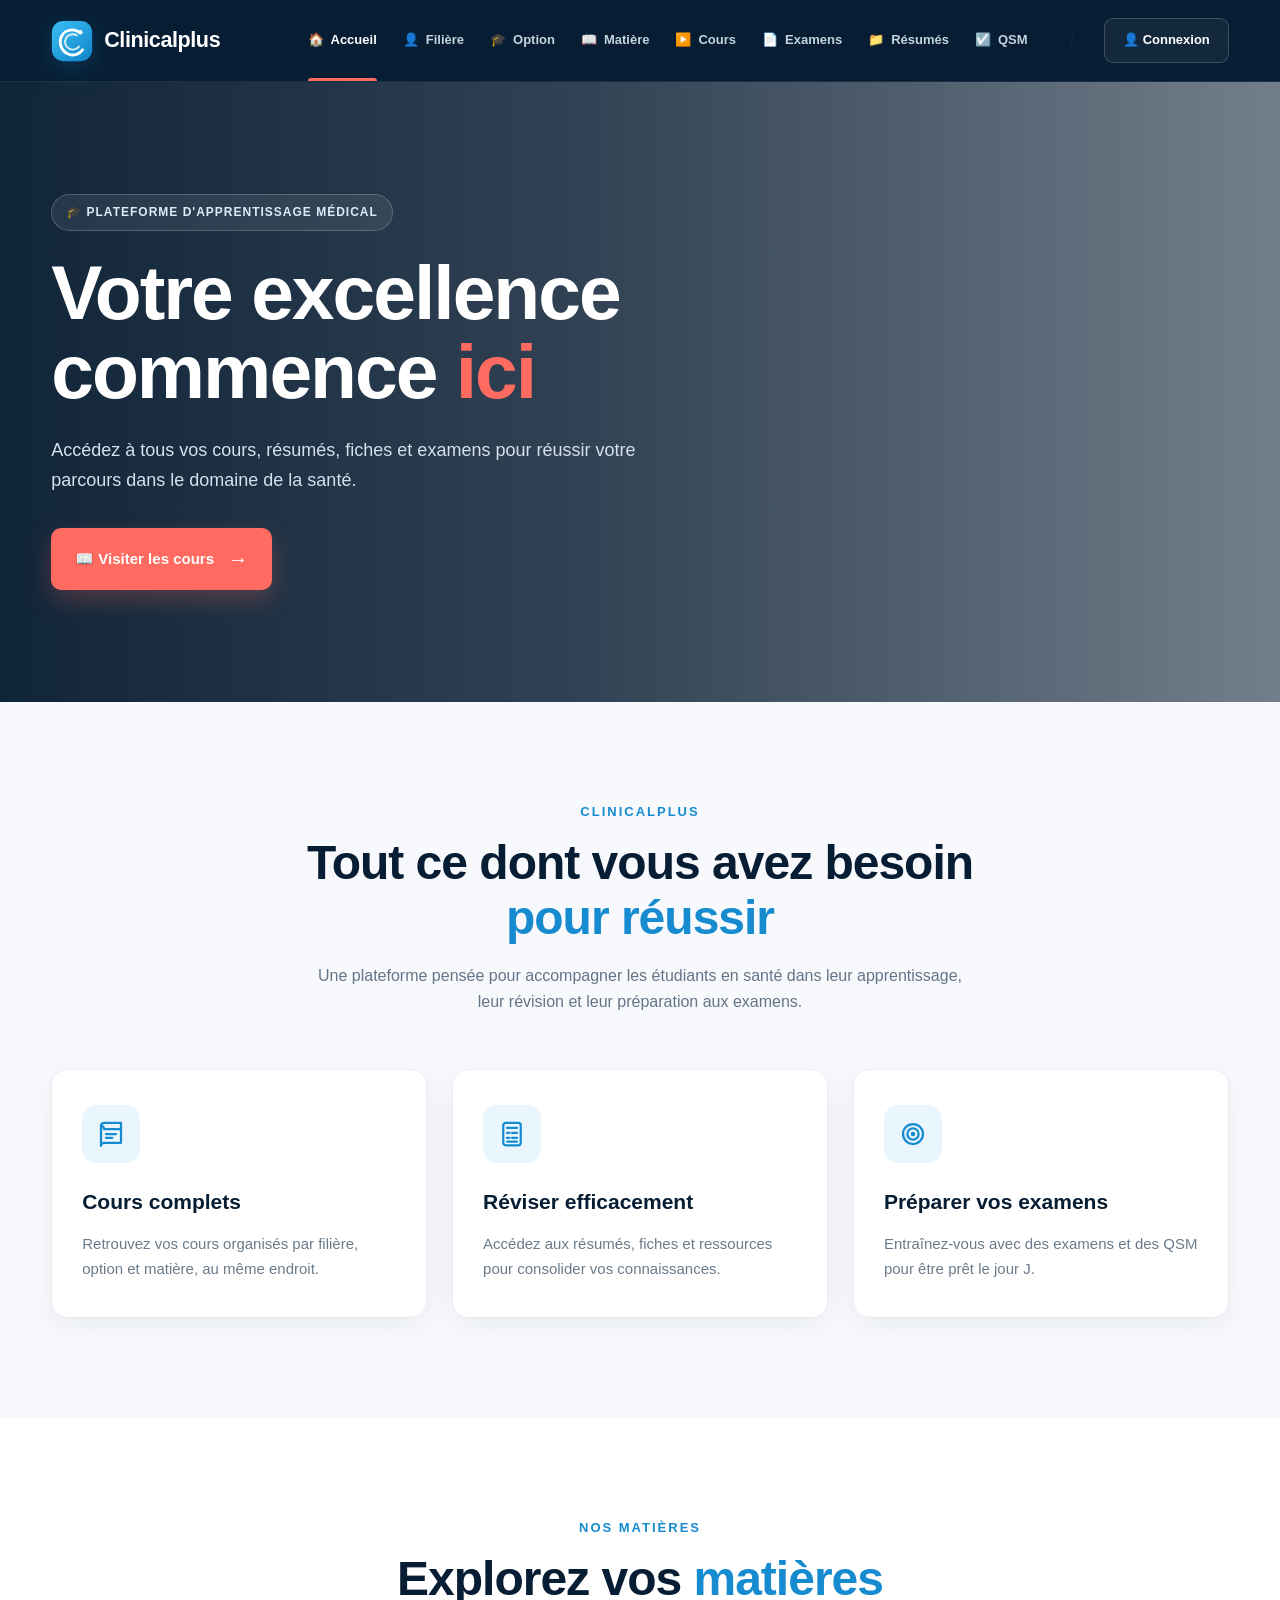
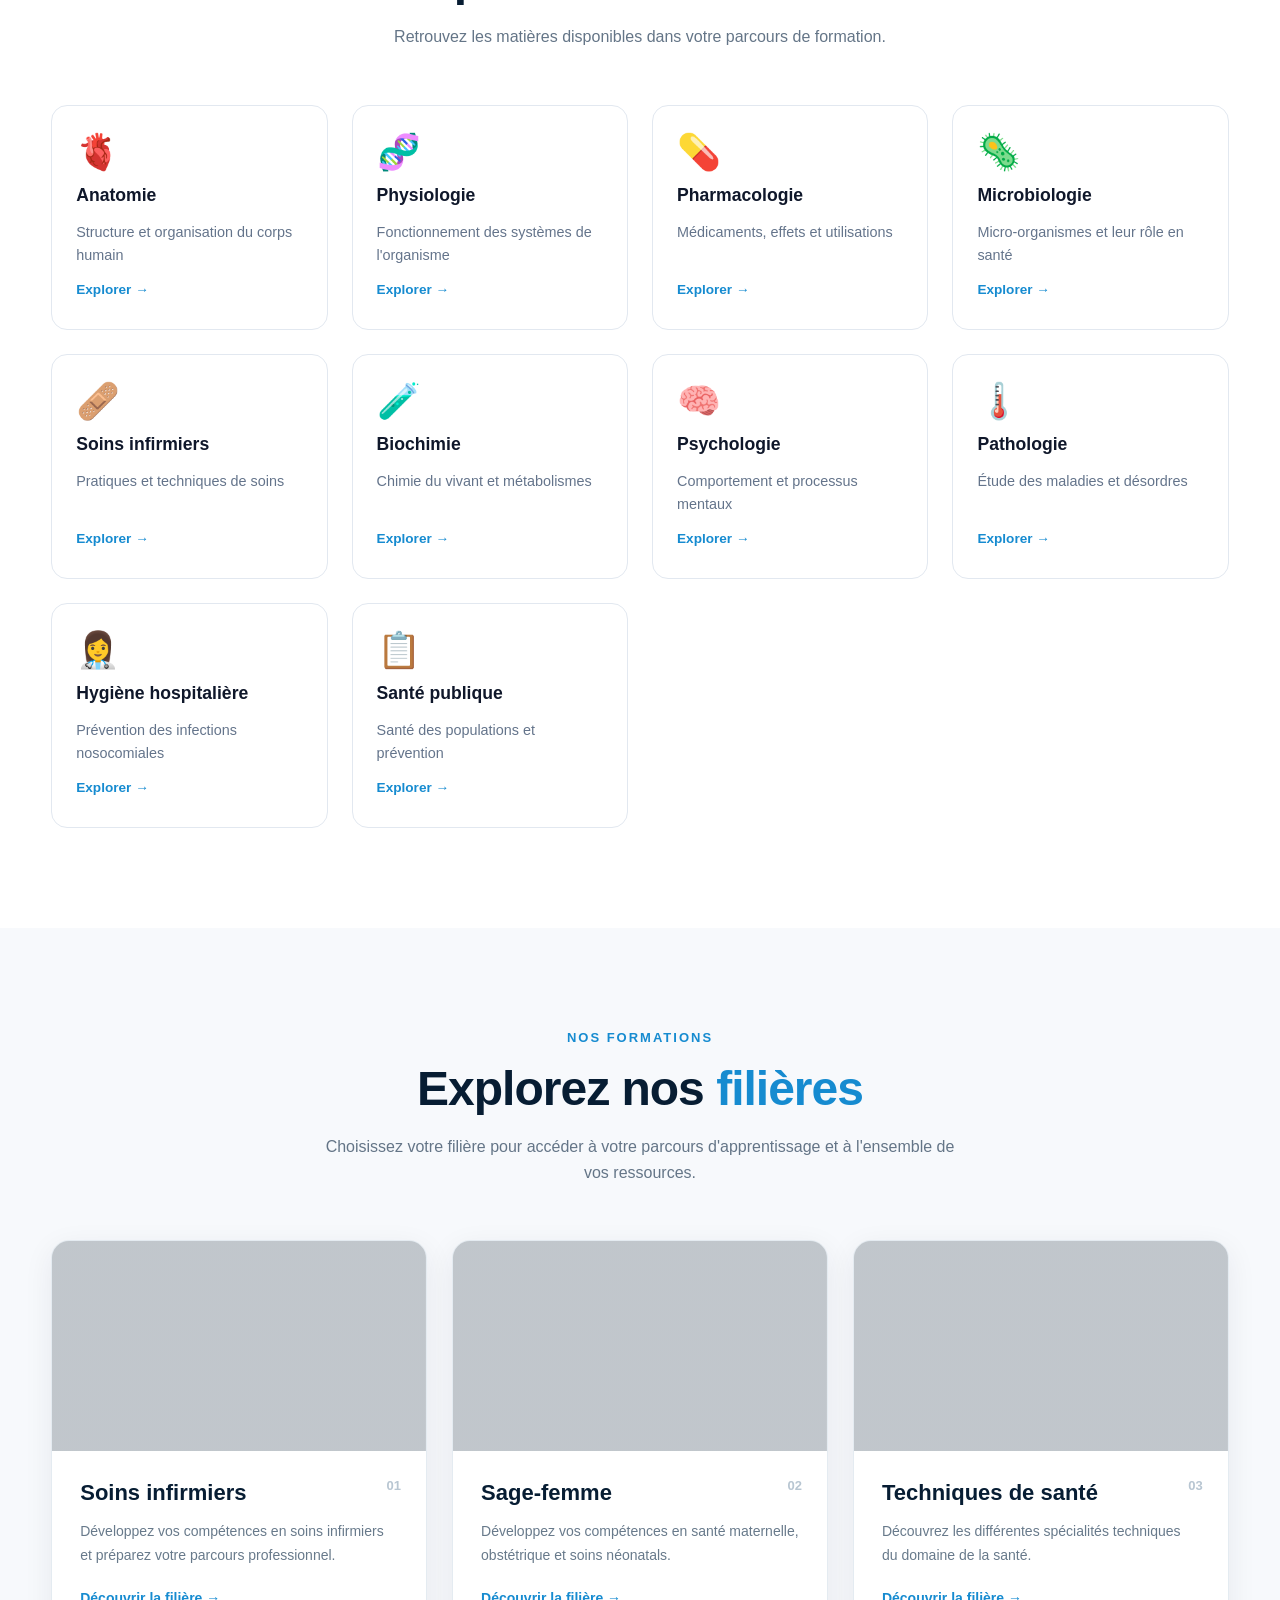
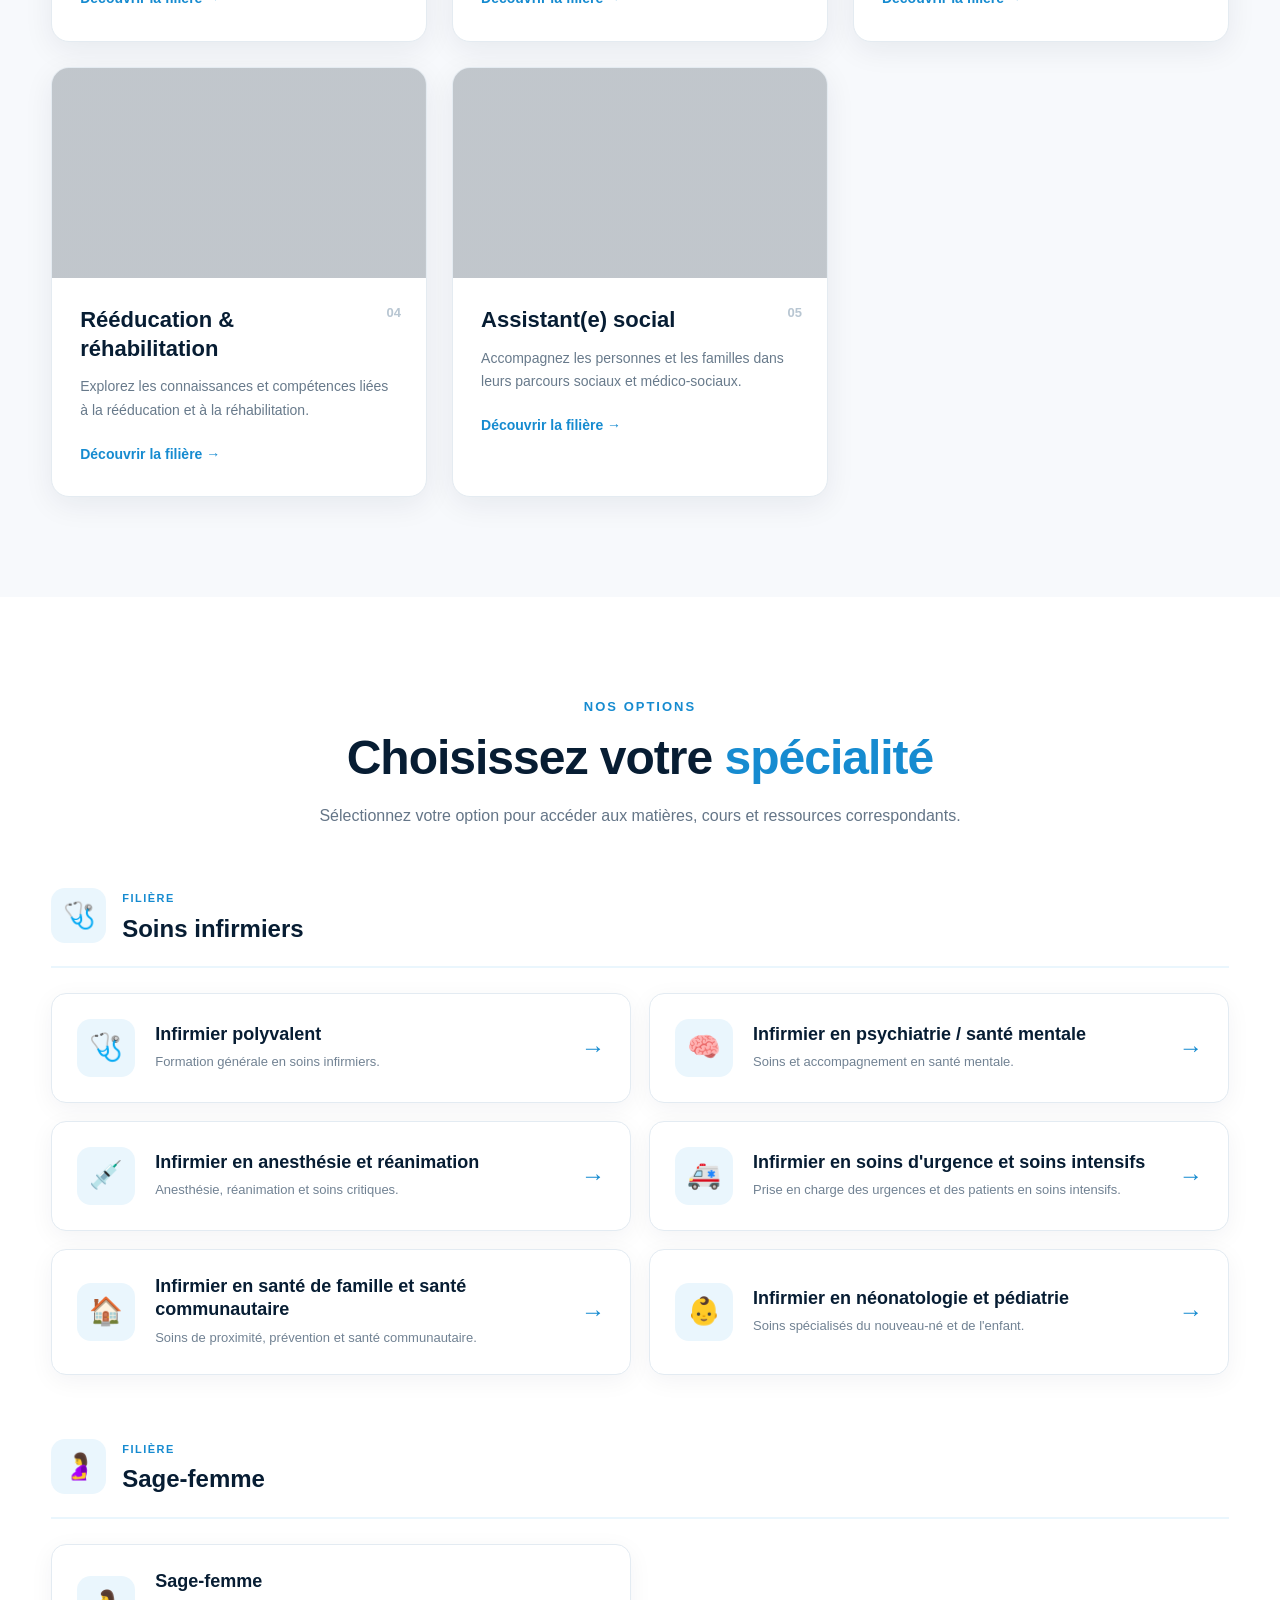
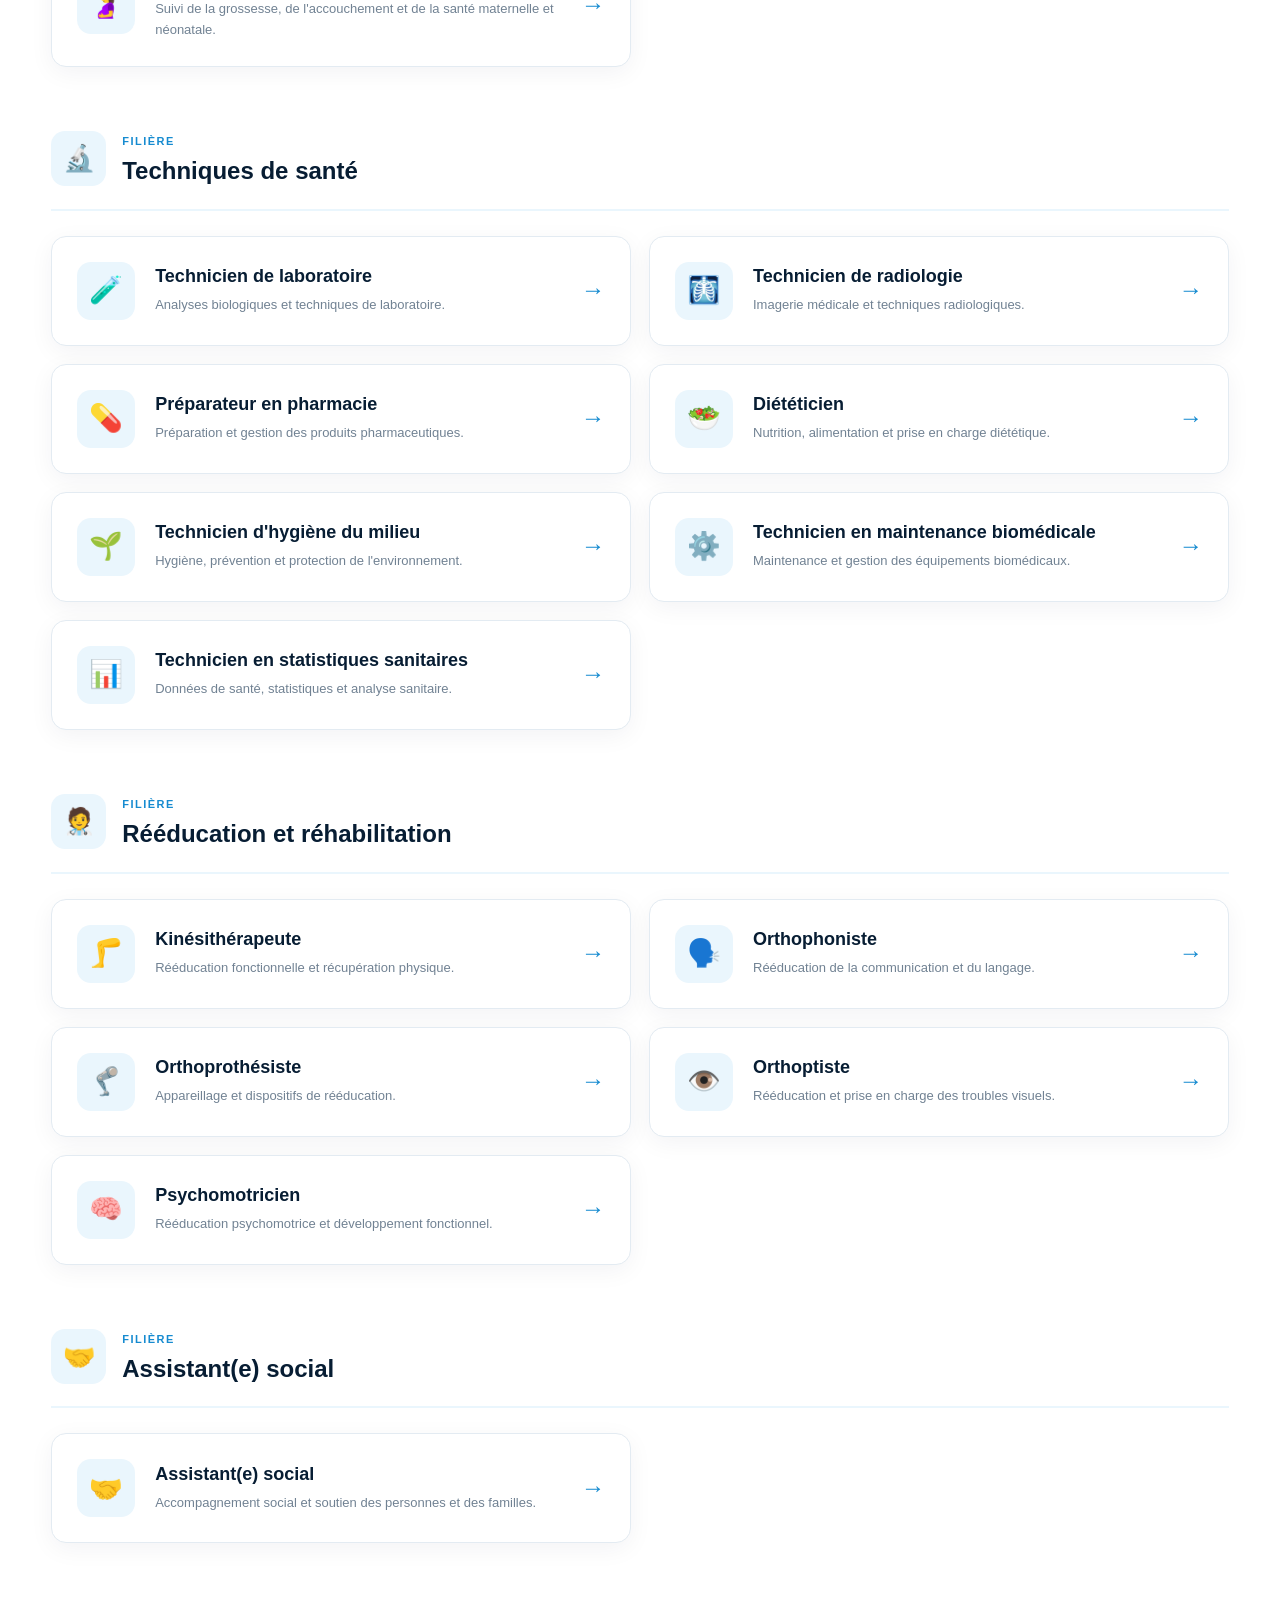
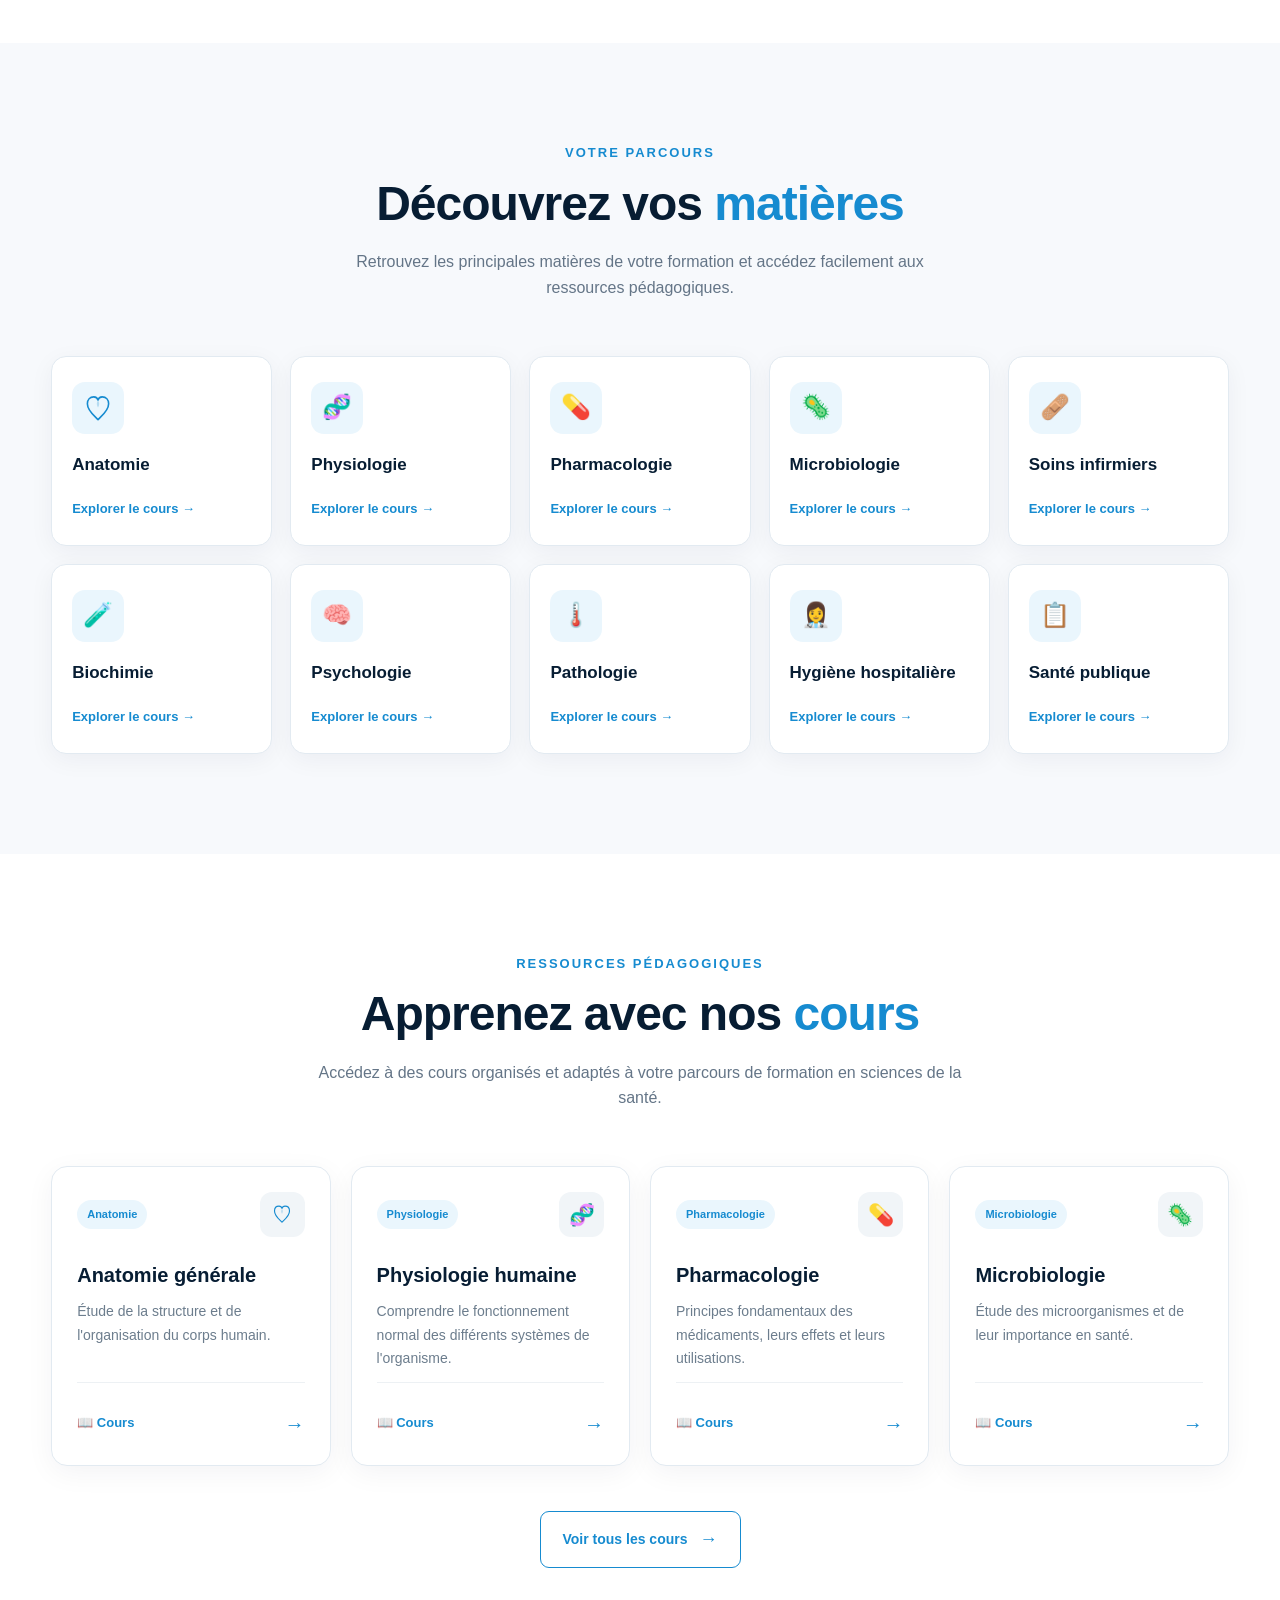
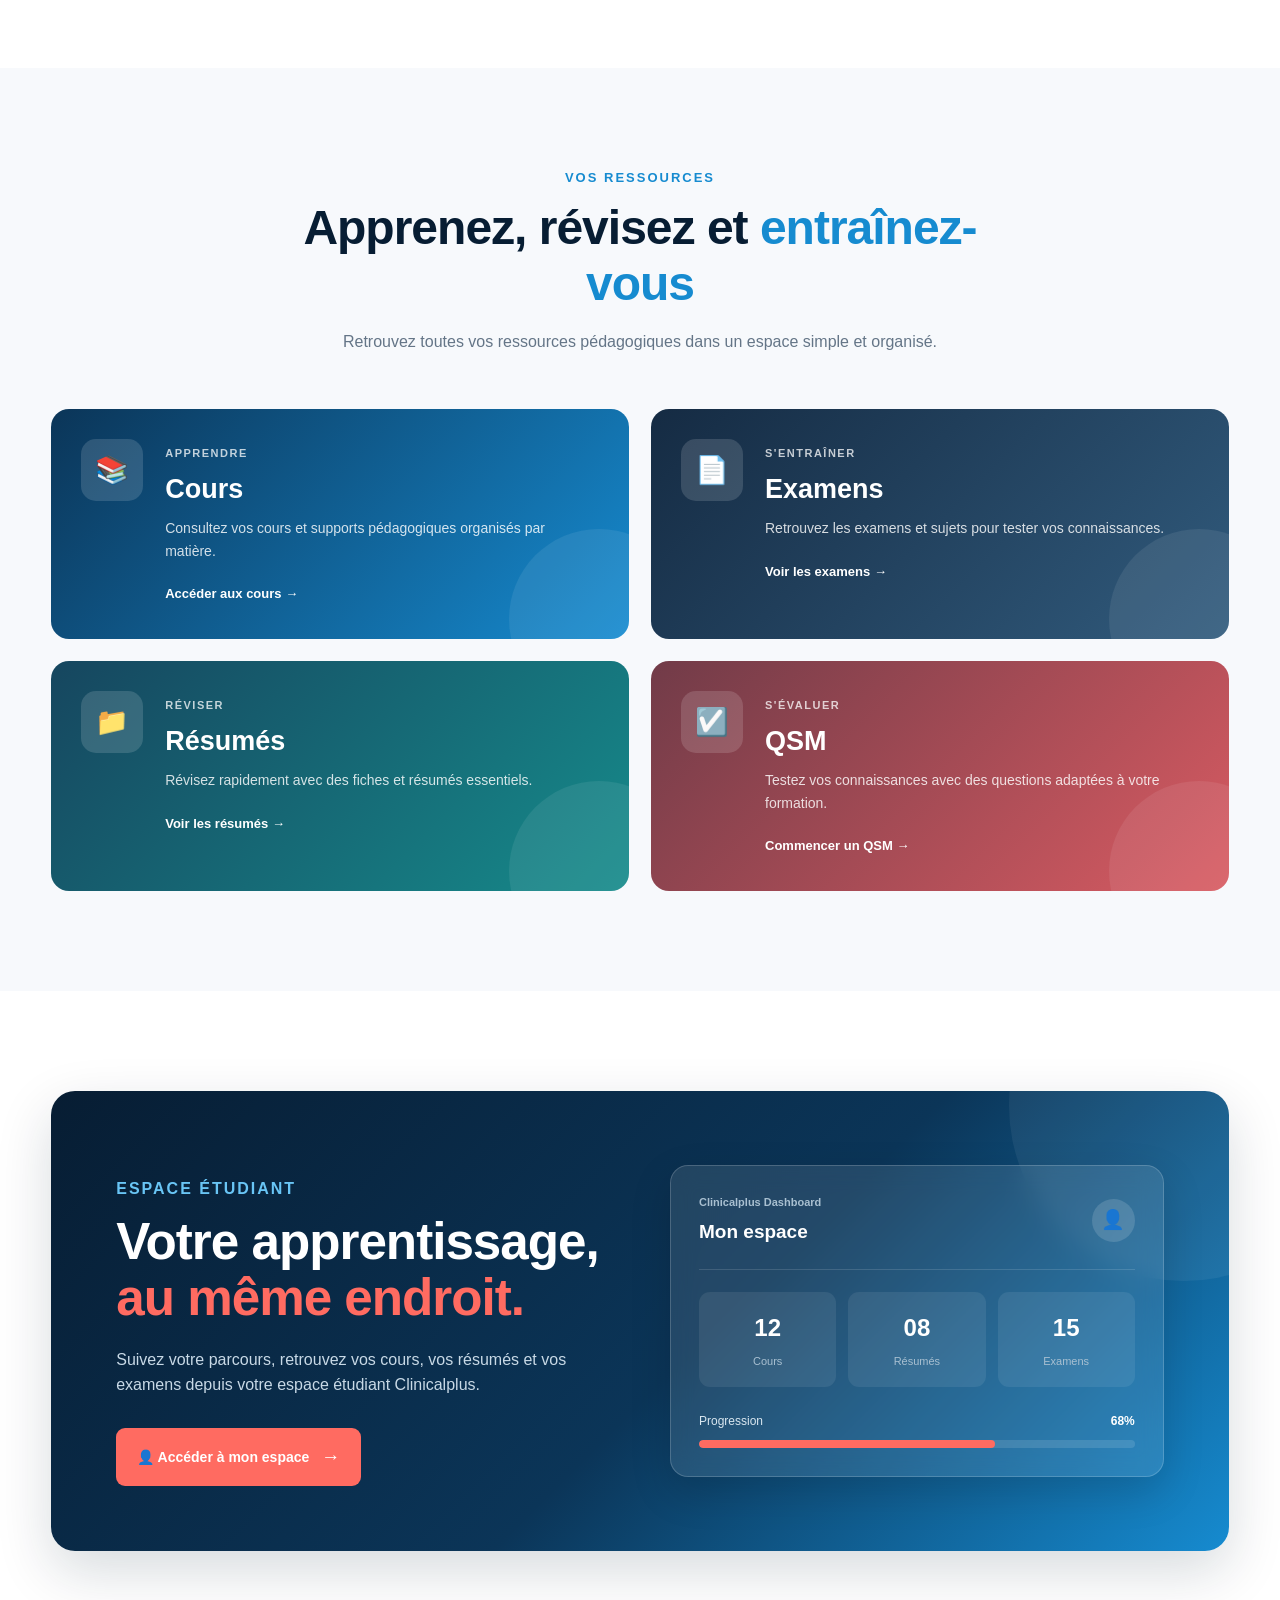
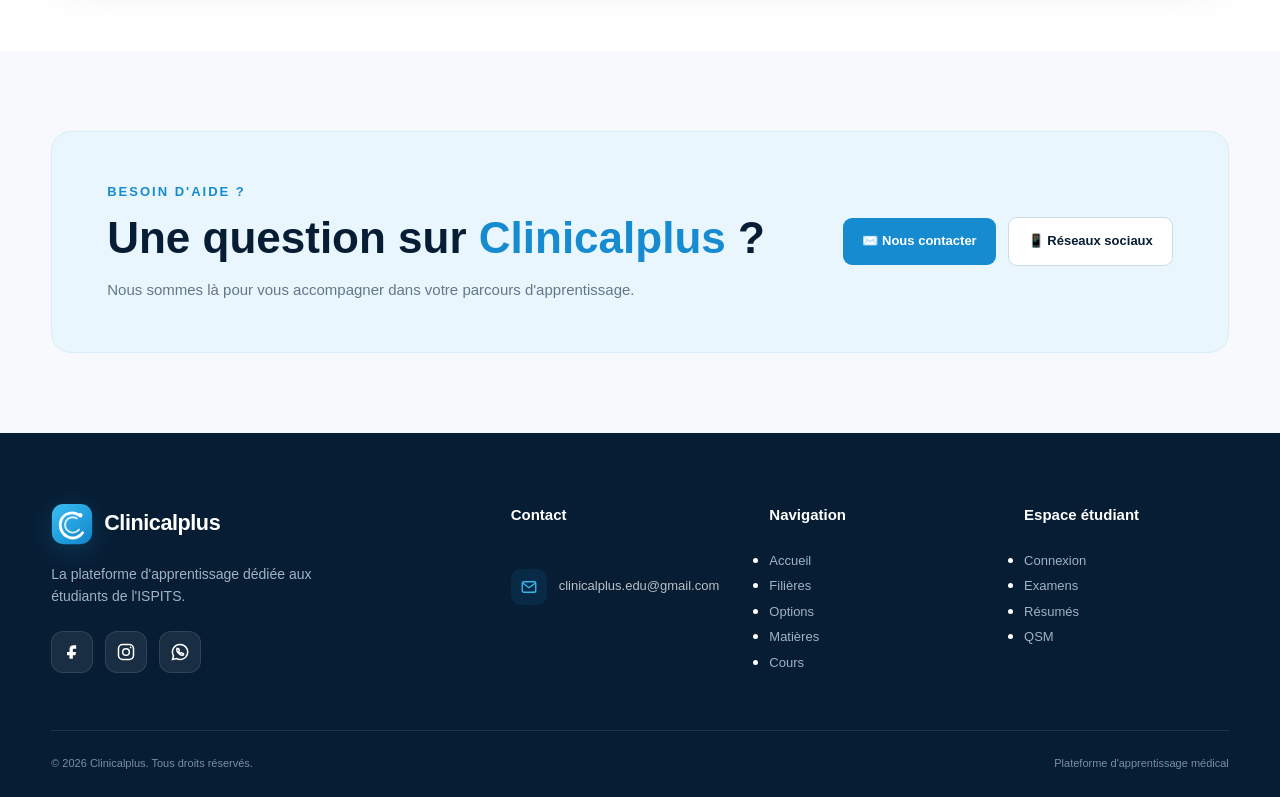
<file: index.htm>
<!DOCTYPE html>
<html lang="fr">

<head>
    <meta charset="UTF-8">
    <meta name="viewport" content="width=device-width, initial-scale=1.0">
    <meta name="description" content="Clinicalplus — Plateforme d'apprentissage médical pour les étudiants ISPITS">
    <title>Clinicalplus | Plateforme d'apprentissage</title>
    <link rel="stylesheet" href="css/style.css">
</head>

<body>

    <!-- ========================================
         HEADER
    ======================================== -->

    <header class="site-header">
        <div class="container header-inner">

            <a href="#top" class="logo" aria-label="Clinicalplus">
                <svg class="clinicalplus-logo" viewBox="0 0 48 48" aria-hidden="true">
                    <defs>
                        <linearGradient id="clinicalplusGradient" x1="8" y1="6" x2="40" y2="42" gradientUnits="userSpaceOnUse">
                            <stop offset="0" stop-color="#35B7ED"/>
                            <stop offset="1" stop-color="#168BD0"/>
                        </linearGradient>
                    </defs>
                    <rect x="1" y="1" width="46" height="46" rx="13" fill="url(#clinicalplusGradient)"/>
                    <path
                        d="M31.5 13.5 C24.2 9.2 14.8 11.8 11.7 19.3 C8.5 27.1 12.3 36.2 20.2 39.1 C26.2 41.3 32.8 39.1 36.2 34.1"
                        fill="none" stroke="white" stroke-width="3.2" stroke-linecap="round"/>
                    <path
                        d="M29.5 17.5 C24.9 15.1 19.5 16.4 17.2 20.6 C14.8 24.9 16.3 30.4 20.6 32.7 C24.4 34.8 29.2 33.8 32 30.4"
                        fill="none" stroke="white" stroke-width="2.2" stroke-linecap="round" opacity="0.82"/>
                    <circle cx="33.5" cy="14" r="2.5" fill="white"/>
                </svg>
                <span class="logo-text">Clinicalplus</span>
            </a>

            <nav class="main-nav" id="mainNav">
                <a href="#top" class="nav-link active">🏠 <span>Accueil</span></a>
                <a href="#filieres" class="nav-link">👤 <span>Filière</span></a>
                <a href="#options" class="nav-link">🎓 <span>Option</span></a>
                <a href="#matieres" class="nav-link">📖 <span>Matière</span></a>
                <a href="#cours" class="nav-link">▶️ <span>Cours</span></a>
                <a href="#examens" class="nav-link">📄 <span>Examens</span></a>
                <a href="#resumes" class="nav-link">📁 <span>Résumés</span></a>
                <a href="#qsm" class="nav-link">☑️ <span>QSM</span></a>
            </nav>
/
            <a href="/html/connexion.htm"  class="login-button">👤 Connexion</a>

            <button class="mobile-menu" aria-label="Menu" type="button" aria-expanded="false">☰</button>
        </div>
    </header>
 

    <!-- ========================================
         HERO
    ======================================== -->

    <section class="hero" id="top">
        <div class="hero-overlay"></div>
        <div class="hero-content container">
            <p class="hero-badge">🎓 PLATEFORME D'APPRENTISSAGE MÉDICAL</p>
            <h1>Votre excellence<br>commence <span>ici</span></h1>
            <p class="hero-text">
                Accédez à tous vos cours, résumés, fiches et examens
                pour réussir votre parcours dans le domaine de la santé.
            </p>
            <a href="#cours" class="hero-button">
                📖 Visiter les cours
                <span>→</span>
            </a>
        </div>
    </section>


    <!-- ========================================
         FEATURES
    ======================================== -->

    <section class="features-section">
        <div class="container">
            <div class="section-heading">
                <p class="section-label">CLINICALPLUS</p>
                <h2>Tout ce dont vous avez besoin <span>pour réussir</span></h2>
                <p>
                    Une plateforme pensée pour accompagner les étudiants
                    en santé dans leur apprentissage, leur révision
                    et leur préparation aux examens.
                </p>
            </div>

            <div class="features-grid">

                <div class="feature-card">
                    <div class="feature-icon">
                        <svg viewBox="0 0 24 24" aria-hidden="true">
                            <path d="M4 5.5A2.5 2.5 0 0 1 6.5 3H20v16H6.5A2.5 2.5 0 0 0 4 21.5V5.5Z" fill="none" stroke="currentColor" stroke-width="1.8" stroke-linejoin="round"/>
                            <path d="M4 5.5A2.5 2.5 0 0 1 6.5 8H20" fill="none" stroke="currentColor" stroke-width="1.8" stroke-linecap="round"/>
                            <path d="M8 12h8M8 15h5" fill="none" stroke="currentColor" stroke-width="1.8" stroke-linecap="round"/>
                        </svg>
                    </div>
                    <h3>Cours complets</h3>
                    <p>Retrouvez vos cours organisés par filière, option et matière, au même endroit.</p>
                </div>

                <div class="feature-card">
                    <div class="feature-icon">
                        <svg viewBox="0 0 24 24" aria-hidden="true">
                            <rect x="5" y="3" width="14" height="18" rx="2" fill="none" stroke="currentColor" stroke-width="1.8"/>
                            <path d="M8 7h8" fill="none" stroke="currentColor" stroke-width="1.8" stroke-linecap="round"/>
                            <path d="M8 11h2M12 11h4M8 15h2M12 15h4" fill="none" stroke="currentColor" stroke-width="1.8" stroke-linecap="round"/>
                            <path d="M8 18h8" fill="none" stroke="currentColor" stroke-width="1.8" stroke-linecap="round"/>
                        </svg>
                    </div>
                    <h3>Réviser efficacement</h3>
                    <p>Accédez aux résumés, fiches et ressources pour consolider vos connaissances.</p>
                </div>

                <div class="feature-card">
                    <div class="feature-icon">
                        <svg viewBox="0 0 24 24" aria-hidden="true">
                            <circle cx="12" cy="12" r="8" fill="none" stroke="currentColor" stroke-width="1.8"/>
                            <circle cx="12" cy="12" r="4.5" fill="none" stroke="currentColor" stroke-width="1.8"/>
                            <circle cx="12" cy="12" r="1.8" fill="currentColor"/>
                        </svg>
                    </div>
                    <h3>Préparer vos examens</h3>
                    <p>Entraînez-vous avec des examens et des QSM pour être prêt le jour J.</p>
                </div>

            </div>
        </div>
    </section>


    <!-- ========================================
         MATIÈRES (dynamique)
    ======================================== -->

    <section class="matieres-section" id="matieres">
        <div class="container">
            <div class="section-heading">
                <p class="section-label">NOS MATIÈRES</p>
                <h2>Explorez vos <span>matières</span></h2>
                <p>Retrouvez les matières disponibles dans votre parcours de formation.</p>
            </div>

            <div id="matieres-container" class="matieres-grid">
                <!-- Les matières seront chargées depuis script.js -->
            </div>
        </div>
    </section>


    <!-- ========================================
         FILIÈRES
    ======================================== -->

    <section class="tracks-section" id="filieres">
        <div class="container">
            <div class="section-heading">
                <p class="section-label">NOS FORMATIONS</p>
                <h2>Explorez nos <span>filières</span></h2>
                <p>
                    Choisissez votre filière pour accéder à votre parcours
                    d'apprentissage et à l'ensemble de vos ressources.
                </p>
            </div>

            <div class="tracks-grid">

                <a href="#" class="track-card">
                    <div class="track-image nursing-image"></div>
                    <div class="track-content">
                        <span class="track-number">01</span>
                        <h3>Soins infirmiers</h3>
                        <p>Développez vos compétences en soins infirmiers et préparez votre parcours professionnel.</p>
                        <span class="track-link">Découvrir la filière →</span>
                    </div>
                </a>

                <a href="#" class="track-card">
                    <div class="track-image midwifery-image"></div>
                    <div class="track-content">
                        <span class="track-number">02</span>
                        <h3>Sage-femme</h3>
                        <p>Développez vos compétences en santé maternelle, obstétrique et soins néonatals.</p>
                        <span class="track-link">Découvrir la filière →</span>
                    </div>
                </a>

                <a href="#" class="track-card">
                    <div class="track-image health-image"></div>
                    <div class="track-content">
                        <span class="track-number">03</span>
                        <h3>Techniques de santé</h3>
                        <p>Découvrez les différentes spécialités techniques du domaine de la santé.</p>
                        <span class="track-link">Découvrir la filière →</span>
                    </div>
                </a>

                <a href="#" class="track-card">
                    <div class="track-image rehab-image"></div>
                    <div class="track-content">
                        <span class="track-number">04</span>
                        <h3>Rééducation & réhabilitation</h3>
                        <p>Explorez les connaissances et compétences liées à la rééducation et à la réhabilitation.</p>
                        <span class="track-link">Découvrir la filière →</span>
                    </div>
                </a>

                <a href="#" class="track-card">
                    <div class="track-image social-work-image"></div>
                    <div class="track-content">
                        <span class="track-number">05</span>
                        <h3>Assistant(e) social</h3>
                        <p>Accompagnez les personnes et les familles dans leurs parcours sociaux et médico-sociaux.</p>
                        <span class="track-link">Découvrir la filière →</span>
                    </div>
                </a>

            </div>
        </div>
    </section>


    <!-- ========================================
         OPTIONS
    ======================================== -->

    <section class="options-section" id="options">
        <div class="container">
            <div class="section-heading">
                <p class="section-label">NOS OPTIONS</p>
                <h2>Choisissez votre <span>spécialité</span></h2>
                <p>Sélectionnez votre option pour accéder aux matières, cours et ressources correspondants.</p>
            </div>

            <!-- SOINS INFIRMIERS -->
            <div class="option-category">
                <div class="option-category-header">
                    <span class="category-icon">🩺</span>
                    <div>
                        <span class="category-label">FILIÈRE</span>
                        <h3>Soins infirmiers</h3>
                    </div>
                </div>

                <div class="options-grid">
                    <a href="#" class="option-card">
                        <div class="option-icon">🩺</div>
                        <div><h3>Infirmier polyvalent</h3><p>Formation générale en soins infirmiers.</p></div>
                        <span class="option-arrow">→</span>
                    </a>
                    <a href="#" class="option-card">
                        <div class="option-icon">🧠</div>
                        <div><h3>Infirmier en psychiatrie / santé mentale</h3><p>Soins et accompagnement en santé mentale.</p></div>
                        <span class="option-arrow">→</span>
                    </a>
                    <a href="#" class="option-card">
                        <div class="option-icon">💉</div>
                        <div><h3>Infirmier en anesthésie et réanimation</h3><p>Anesthésie, réanimation et soins critiques.</p></div>
                        <span class="option-arrow">→</span>
                    </a>
                    <a href="#" class="option-card">
                        <div class="option-icon">🚑</div>
                        <div><h3>Infirmier en soins d'urgence et soins intensifs</h3><p>Prise en charge des urgences et des patients en soins intensifs.</p></div>
                        <span class="option-arrow">→</span>
                    </a>
                    <a href="#" class="option-card">
                        <div class="option-icon">🏠</div>
                        <div><h3>Infirmier en santé de famille et santé communautaire</h3><p>Soins de proximité, prévention et santé communautaire.</p></div>
                        <span class="option-arrow">→</span>
                    </a>
                    <a href="#" class="option-card">
                        <div class="option-icon">👶</div>
                        <div><h3>Infirmier en néonatologie et pédiatrie</h3><p>Soins spécialisés du nouveau-né et de l'enfant.</p></div>
                        <span class="option-arrow">→</span>
                    </a>
                </div>
            </div>

            <!-- SAGE-FEMME -->
            <div class="option-category">
                <div class="option-category-header">
                    <span class="category-icon">🤰</span>
                    <div>
                        <span class="category-label">FILIÈRE</span>
                        <h3>Sage-femme</h3>
                    </div>
                </div>
                <div class="options-grid">
                    <a href="#" class="option-card">
                        <div class="option-icon">🤰</div>
                        <div><h3>Sage-femme</h3><p>Suivi de la grossesse, de l'accouchement et de la santé maternelle et néonatale.</p></div>
                        <span class="option-arrow">→</span>
                    </a>
                </div>
            </div>

            <!-- TECHNIQUES DE SANTÉ -->
            <div class="option-category">
                <div class="option-category-header">
                    <span class="category-icon">🔬</span>
                    <div>
                        <span class="category-label">FILIÈRE</span>
                        <h3>Techniques de santé</h3>
                    </div>
                </div>
                <div class="options-grid">
                    <a href="#" class="option-card">
                        <div class="option-icon">🧪</div>
                        <div><h3>Technicien de laboratoire</h3><p>Analyses biologiques et techniques de laboratoire.</p></div>
                        <span class="option-arrow">→</span>
                    </a>
                    <a href="#" class="option-card">
                        <div class="option-icon">🩻</div>
                        <div><h3>Technicien de radiologie</h3><p>Imagerie médicale et techniques radiologiques.</p></div>
                        <span class="option-arrow">→</span>
                    </a>
                    <a href="#" class="option-card">
                        <div class="option-icon">💊</div>
                        <div><h3>Préparateur en pharmacie</h3><p>Préparation et gestion des produits pharmaceutiques.</p></div>
                        <span class="option-arrow">→</span>
                    </a>
                    <a href="#" class="option-card">
                        <div class="option-icon">🥗</div>
                        <div><h3>Diététicien</h3><p>Nutrition, alimentation et prise en charge diététique.</p></div>
                        <span class="option-arrow">→</span>
                    </a>
                    <a href="#" class="option-card">
                        <div class="option-icon">🌱</div>
                        <div><h3>Technicien d'hygiène du milieu</h3><p>Hygiène, prévention et protection de l'environnement.</p></div>
                        <span class="option-arrow">→</span>
                    </a>
                    <a href="#" class="option-card">
                        <div class="option-icon">⚙️</div>
                        <div><h3>Technicien en maintenance biomédicale</h3><p>Maintenance et gestion des équipements biomédicaux.</p></div>
                        <span class="option-arrow">→</span>
                    </a>
                    <a href="#" class="option-card">
                        <div class="option-icon">📊</div>
                        <div><h3>Technicien en statistiques sanitaires</h3><p>Données de santé, statistiques et analyse sanitaire.</p></div>
                        <span class="option-arrow">→</span>
                    </a>
                </div>
            </div>

            <!-- RÉÉDUCATION -->
            <div class="option-category">
                <div class="option-category-header">
                    <span class="category-icon">🧑‍⚕️</span>
                    <div>
                        <span class="category-label">FILIÈRE</span>
                        <h3>Rééducation et réhabilitation</h3>
                    </div>
                </div>
                <div class="options-grid">
                    <a href="#" class="option-card">
                        <div class="option-icon">🦵</div>
                        <div><h3>Kinésithérapeute</h3><p>Rééducation fonctionnelle et récupération physique.</p></div>
                        <span class="option-arrow">→</span>
                    </a>
                    <a href="#" class="option-card">
                        <div class="option-icon">🗣️</div>
                        <div><h3>Orthophoniste</h3><p>Rééducation de la communication et du langage.</p></div>
                        <span class="option-arrow">→</span>
                    </a>
                    <a href="#" class="option-card">
                        <div class="option-icon">🦿</div>
                        <div><h3>Orthoprothésiste</h3><p>Appareillage et dispositifs de rééducation.</p></div>
                        <span class="option-arrow">→</span>
                    </a>
                    <a href="#" class="option-card">
                        <div class="option-icon">👁️</div>
                        <div><h3>Orthoptiste</h3><p>Rééducation et prise en charge des troubles visuels.</p></div>
                        <span class="option-arrow">→</span>
                    </a>
                    <a href="#" class="option-card">
                        <div class="option-icon">🧠</div>
                        <div><h3>Psychomotricien</h3><p>Rééducation psychomotrice et développement fonctionnel.</p></div>
                        <span class="option-arrow">→</span>
                    </a>
                </div>
            </div>

            <!-- ASSISTANT(E) SOCIAL -->
            <div class="option-category">
                <div class="option-category-header">
                    <span class="category-icon">🤝</span>
                    <div>
                        <span class="category-label">FILIÈRE</span>
                        <h3>Assistant(e) social</h3>
                    </div>
                </div>
                <div class="options-grid">
                    <a href="#" class="option-card">
                        <div class="option-icon">🤝</div>
                        <div><h3>Assistant(e) social</h3><p>Accompagnement social et soutien des personnes et des familles.</p></div>
                        <span class="option-arrow">→</span>
                    </a>
                </div>
            </div>
        </div>
    </section>


    <!-- ========================================
         MATIÈRES (grille statique)
    ======================================== -->

    <section class="subjects-section">
        <div class="container">
            <div class="section-heading">
                <p class="section-label">VOTRE PARCOURS</p>
                <h2>Découvrez vos <span>matières</span></h2>
                <p>
                    Retrouvez les principales matières de votre formation
                    et accédez facilement aux ressources pédagogiques.
                </p>
            </div>

            <div class="subjects-grid">

                <a href="#" class="subject-card">
                    <div class="subject-icon">
                        <svg class="medical-svg-icon" viewBox="0 0 64 64" aria-hidden="true">
                            <path d="M32 54 C28 49 12 38 12 24 C12 16 17 11 24 11 C28 11 31 13 32 17 C33 13 36 11 40 11 C47 11 52 16 52 24 C52 38 36 49 32 54Z" fill="none" stroke="currentColor" stroke-width="3" stroke-linecap="round" stroke-linejoin="round"/>
                            <path d="M32 17 C29 22 29 27 32 31 C35 27 35 22 32 17Z" fill="currentColor" opacity="0.25"/>
                        </svg>
                    </div>
                    <h3>Anatomie</h3>
                    <span>Explorer le cours →</span>
                </a>

                <a href="#" class="subject-card">
                    <div class="subject-icon">🧬</div>
                    <h3>Physiologie</h3>
                    <span>Explorer le cours →</span>
                </a>

                <a href="#" class="subject-card">
                    <div class="subject-icon">💊</div>
                    <h3>Pharmacologie</h3>
                    <span>Explorer le cours →</span>
                </a>

                <a href="#" class="subject-card">
                    <div class="subject-icon">🦠</div>
                    <h3>Microbiologie</h3>
                    <span>Explorer le cours →</span>
                </a>

                <a href="#" class="subject-card">
                    <div class="subject-icon">🩹</div>
                    <h3>Soins infirmiers</h3>
                    <span>Explorer le cours →</span>
                </a>

                <a href="#" class="subject-card">
                    <div class="subject-icon">🧪</div>
                    <h3>Biochimie</h3>
                    <span>Explorer le cours →</span>
                </a>

                <a href="#" class="subject-card">
                    <div class="subject-icon">🧠</div>
                    <h3>Psychologie</h3>
                    <span>Explorer le cours →</span>
                </a>

                <a href="#" class="subject-card">
                    <div class="subject-icon">🌡️</div>
                    <h3>Pathologie</h3>
                    <span>Explorer le cours →</span>
                </a>

                <a href="#" class="subject-card">
                    <div class="subject-icon">👩‍⚕️</div>
                    <h3>Hygiène hospitalière</h3>
                    <span>Explorer le cours →</span>
                </a>

                <a href="#" class="subject-card">
                    <div class="subject-icon">📋</div>
                    <h3>Santé publique</h3>
                    <span>Explorer le cours →</span>
                </a>

            </div>
        </div>
    </section>


    <!-- ========================================
         COURS
    ======================================== -->

    <section class="courses-section" id="cours">
        <div class="container">
            <div class="section-heading">
                <p class="section-label">RESSOURCES PÉDAGOGIQUES</p>
                <h2>Apprenez avec nos <span>cours</span></h2>
                <p>Accédez à des cours organisés et adaptés à votre parcours de formation en sciences de la santé.</p>
            </div>

            <div class="courses-grid">

                <a href="#" class="course-card">
                    <div class="course-top">
                        <span class="course-category">Anatomie</span>
                        <span class="course-icon">
                            <svg class="medical-svg-icon" viewBox="0 0 64 64" aria-hidden="true">
                                <path d="M32 54 C28 49 12 38 12 24 C12 16 17 11 24 11 C28 11 31 13 32 17 C33 13 36 11 40 11 C47 11 52 16 52 24 C52 38 36 49 32 54Z" fill="none" stroke="currentColor" stroke-width="3" stroke-linecap="round" stroke-linejoin="round"/>
                                <path d="M32 17 C29 22 29 27 32 31 C35 27 35 22 32 17Z" fill="currentColor" opacity="0.25"/>
                            </svg>
                        </span>
                    </div>
                    <h3>Anatomie générale</h3>
                    <p>Étude de la structure et de l'organisation du corps humain.</p>
                    <div class="course-footer">
                        <span>📖 Cours</span>
                        <span>→</span>
                    </div>
                </a>

                <a href="#" class="course-card">
                    <div class="course-top">
                        <span class="course-category">Physiologie</span>
                        <span class="course-icon">🧬</span>
                    </div>
                    <h3>Physiologie humaine</h3>
                    <p>Comprendre le fonctionnement normal des différents systèmes de l'organisme.</p>
                    <div class="course-footer">
                        <span>📖 Cours</span>
                        <span>→</span>
                    </div>
                </a>

                <a href="#" class="course-card">
                    <div class="course-top">
                        <span class="course-category">Pharmacologie</span>
                        <span class="course-icon">💊</span>
                    </div>
                    <h3>Pharmacologie</h3>
                    <p>Principes fondamentaux des médicaments, leurs effets et leurs utilisations.</p>
                    <div class="course-footer">
                        <span>📖 Cours</span>
                        <span>→</span>
                    </div>
                </a>

                <a href="#" class="course-card">
                    <div class="course-top">
                        <span class="course-category">Microbiologie</span>
                        <span class="course-icon">🦠</span>
                    </div>
                    <h3>Microbiologie</h3>
                    <p>Étude des microorganismes et de leur importance en santé.</p>
                    <div class="course-footer">
                        <span>📖 Cours</span>
                        <span>→</span>
                    </div>
                </a>

            </div>

            <div class="courses-action">
                <a href="#" class="secondary-button">
                    Voir tous les cours
                    <span>→</span>
                </a>
            </div>
        </div>
    </section>


    <!-- ========================================
         RESSOURCES
    ======================================== -->

    <section class="resources-section">
        <div class="container">
            <div class="section-heading">
                <p class="section-label">VOS RESSOURCES</p>
                <h2>Apprenez, révisez et <span>entraînez-vous</span></h2>
                <p>Retrouvez toutes vos ressources pédagogiques dans un espace simple et organisé.</p>
            </div>

            <div class="resources-grid">

                <a href="#" class="resource-card resource-courses">
                    <div class="resource-icon">📚</div>
                    <div class="resource-content">
                        <span class="resource-label">APPRENDRE</span>
                        <h3>Cours</h3>
                        <p>Consultez vos cours et supports pédagogiques organisés par matière.</p>
                        <span class="resource-link">Accéder aux cours →</span>
                    </div>
                </a>

                <a href="#" class="resource-card resource-exams" id="examens">
                    <div class="resource-icon">📄</div>
                    <div class="resource-content">
                        <span class="resource-label">S'ENTRAÎNER</span>
                        <h3>Examens</h3>
                        <p>Retrouvez les examens et sujets pour tester vos connaissances.</p>
                        <span class="resource-link">Voir les examens →</span>
                    </div>
                </a>

                <a href="#" class="resource-card resource-summaries" id="resumes">
                    <div class="resource-icon">📁</div>
                    <div class="resource-content">
                        <span class="resource-label">RÉVISER</span>
                        <h3>Résumés</h3>
                        <p>Révisez rapidement avec des fiches et résumés essentiels.</p>
                        <span class="resource-link">Voir les résumés →</span>
                    </div>
                </a>

                <a href="#" class="resource-card resource-qsm" id="qsm">
                    <div class="resource-icon">☑️</div>
                    <div class="resource-content">
                        <span class="resource-label">S'ÉVALUER</span>
                        <h3>QSM</h3>
                        <p>Testez vos connaissances avec des questions adaptées à votre formation.</p>
                        <span class="resource-link">Commencer un QSM →</span>
                    </div>
                </a>

            </div>
        </div>
    </section>


    <!-- ========================================
         ESPACE ÉTUDIANT
    ======================================== -->

    <section class="dashboard-section">
        <div class="container">
            <div class="dashboard-preview">
                <div class="dashboard-content">
                    <p class="section-label">ESPACE ÉTUDIANT</p>
                    <h2>Votre apprentissage, <span>au même endroit.</span></h2>
                    <p>
                        Suivez votre parcours, retrouvez vos cours,
                        vos résumés et vos examens depuis votre espace
                        étudiant Clinicalplus.
                    </p>
                    <a href="dashboard.htm" class="dashboard-button">
                        👤 Accéder à mon espace
                        <span>→</span>
                    </a>
                </div>

                <div class="dashboard-card">
                    <div class="dashboard-card-header">
                        <div>
                            <span>Clinicalplus Dashboard</span>
                            <strong>Mon espace</strong>
                        </div>
                        <div class="dashboard-avatar">👤</div>
                    </div>

                    <div class="dashboard-stats">
                        <div class="dashboard-stat"><strong>12</strong><span>Cours</span></div>
                        <div class="dashboard-stat"><strong>08</strong><span>Résumés</span></div>
                        <div class="dashboard-stat"><strong>15</strong><span>Examens</span></div>
                    </div>

                    <div class="dashboard-progress">
                        <div class="progress-top">
                            <span>Progression</span>
                            <strong>68%</strong>
                        </div>
                        <div class="progress-bar"><span></span></div>
                    </div>
                </div>
            </div>
        </div>
    </section>


    <!-- ========================================
         CONTACT
    ======================================== -->

    <section class="contact-section">
        <div class="container">
            <div class="contact-box">
                <div class="contact-content">
                    <p class="section-label">BESOIN D'AIDE ?</p>
                    <h2>Une question sur <span>Clinicalplus</span> ?</h2>
                    <p>Nous sommes là pour vous accompagner dans votre parcours d'apprentissage.</p>
                </div>

                <div class="contact-actions">
                    <a href="mailto:clinicalplus.edu@gmail.com" class="contact-button">
                        ✉️ Nous contacter
                    </a>
                    <a href="#" class="contact-social">
                        📱 Réseaux sociaux
                    </a>
                </div>
            </div>
        </div>
    </section>


    <!-- ========================================
         FOOTER
    ======================================== -->

    <footer class="site-footer">
        <div class="container">
            <div class="footer-grid">

                <div class="footer-brand">
                    <a href="#top" class="footer-logo" aria-label="Clinicalplus">
                        <svg class="clinicalplus-logo" viewBox="0 0 48 48" aria-hidden="true">
                            <defs>
                                <linearGradient id="footerClinicalplusGradient" x1="8" y1="6" x2="40" y2="42" gradientUnits="userSpaceOnUse">
                                    <stop offset="0" stop-color="#35B7ED"/>
                                    <stop offset="1" stop-color="#168BD0"/>
                                </linearGradient>
                            </defs>
                            <rect x="1" y="1" width="46" height="46" rx="13" fill="url(#footerClinicalplusGradient)"/>
                            <path d="M31.5 13.5 C24.2 9.2 14.8 11.8 11.7 19.3 C8.5 27.1 12.3 36.2 20.2 39.1 C26.2 41.3 32.8 39.1 36.2 34.1" fill="none" stroke="white" stroke-width="3.2" stroke-linecap="round"/>
                            <path d="M29.5 17.5 C24.9 15.1 19.5 16.4 17.2 20.6 C14.8 24.9 16.3 30.4 20.6 32.7 C24.4 34.8 29.2 33.8 32 30.4" fill="none" stroke="white" stroke-width="2.2" stroke-linecap="round" opacity="0.82"/>
                            <circle cx="33.5" cy="14" r="2.5" fill="white"/>
                        </svg>
                        <span class="logo-text">Clinicalplus</span>
                    </a>
                    <p>La plateforme d'apprentissage dédiée aux étudiants de l'ISPITS.</p>

                    <div class="footer-socials">
                        <a href="https://www.facebook.com/share/19peE4jeCy/?mibextid=wwXIfr" target="_blank" rel="noopener noreferrer" aria-label="Facebook" class="social-facebook">
                            <svg viewBox="0 0 24 24" aria-hidden="true">
                                <path d="M14 8h3V4h-3c-3.3 0-5 1.9-5 5v3H6v4h3v4h4v-4h3l1-4h-4V9c0-.7.3-1 1-1z"/>
                            </svg>
                        </a>
                        <a href="https://www.instagram.com/clinicalplus_/" target="_blank" rel="noopener noreferrer" aria-label="Instagram" class="social-instagram">
                            <svg viewBox="0 0 24 24" aria-hidden="true">
                                <rect x="3" y="3" width="18" height="18" rx="5"/>
                                <circle cx="12" cy="12" r="4"/>
                                <circle cx="17.5" cy="6.5" r="1"/>
                            </svg>
                        </a>
                        <a href="https://whatsapp.com/channel/0029VbCIm3YKwqSKXEK3vx04" target="_blank" rel="noopener noreferrer" aria-label="WhatsApp" class="social-whatsapp">
                            <svg viewBox="0 0 24 24" aria-hidden="true">
                                <path d="M12 3a9 9 0 0 0-7.8 13.5L3 21l4.7-1.2A9 9 0 1 0 12 3z"/>
                                <path d="M8.5 8.5c.3-.6.6-.6 1-.6h.4c.2 0 .4.1.5.4l.8 1.8c.1.2.1.4-.1.6l-.7.8c.5 1 1.3 1.8 2.3 2.3l.8-.7c.2-.2.4-.2.6-.1l1.8.8c.3.1.4.3.4.5v.4c0 .4 0 .7-.6 1-.6.3-1.4.3-2.2 0-1.1-.4-2.2-1.1-3.2-2.1s-1.7-2.1-2.1-3.2c-.2-.8-.2-1.6.1-2.2z"/>
                            </svg>
                        </a>
                    </div>
                </div>

                <div class="footer-column">
                    <h3>Contact</h3>
                    <ul class="footer-contact">
                        <li>
                            <span class="contact-icon" aria-hidden="true">
                                <svg viewBox="0 0 24 24">
                                    <rect x="3" y="5" width="18" height="14" rx="2"/>
                                    <path d="M4 7l8 6 8-6"/>
                                </svg>
                            </span>
                            <a href="mailto:clinicalplus.edu@gmail.com">clinicalplus.edu@gmail.com</a>
                        </li>
                    </ul>
                </div>

                <div class="footer-column">
                    <h3>Navigation</h3>
                    <ul>
                        <li><a href="#top">Accueil</a></li>
                        <li><a href="#filieres">Filières</a></li>
                        <li><a href="#options">Options</a></li>
                        <li><a href="#matieres">Matières</a></li>
                        <li><a href="#cours">Cours</a></li>
                    </ul>
                </div>

                <div class="footer-column">
                    <h3>Espace étudiant</h3>
                    <ul>
                        <li><a href="#">Connexion</a></li>
                        <li><a href="#examens">Examens</a></li>
                        <li><a href="#resumes">Résumés</a></li>
                        <li><a href="#qsm">QSM</a></li>
                    </ul>
                </div>

            </div>

            <div class="footer-bottom">
                <p>© 2026 Clinicalplus. Tous droits réservés.</p>
                <p>Plateforme d'apprentissage médical</p>
            </div>
        </div>
    </footer>


    <!-- JAVASCRIPT -->
    <script src="js/script.js"></script>

</body>
</html>
</file>
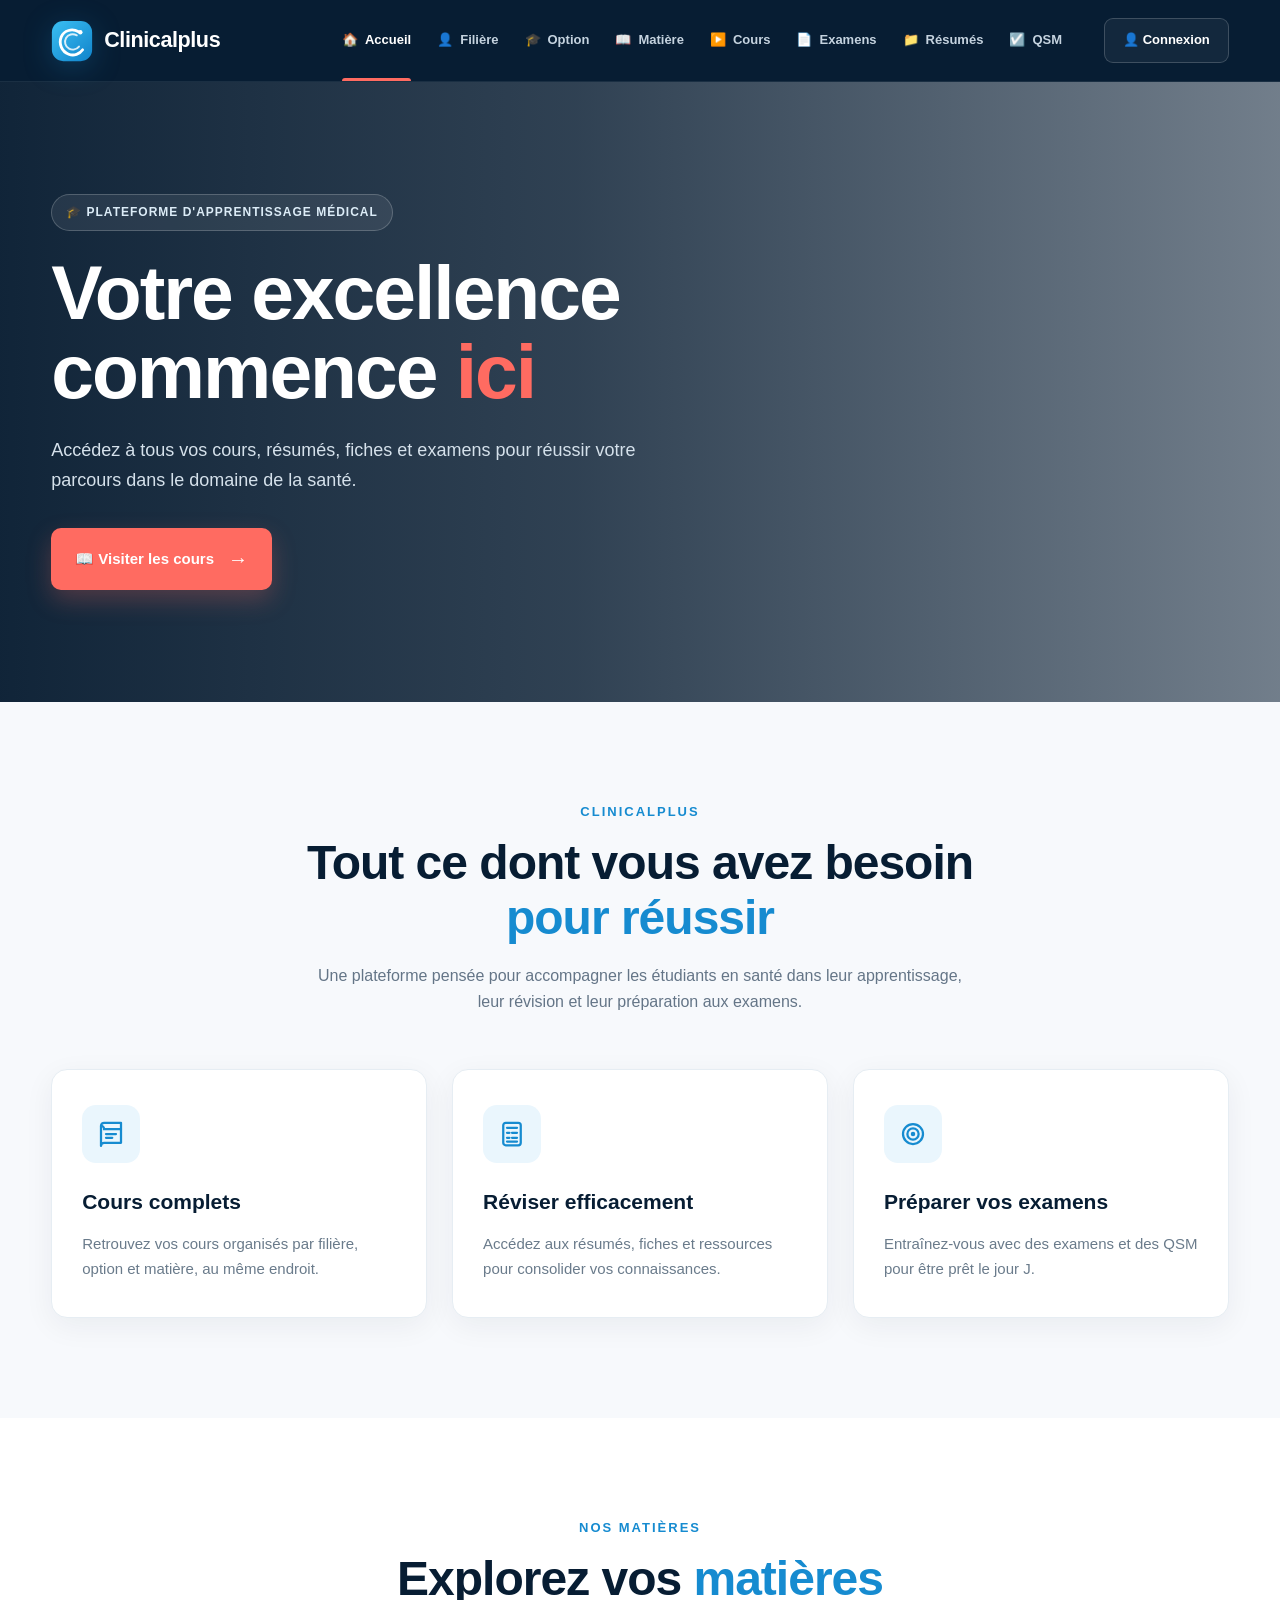
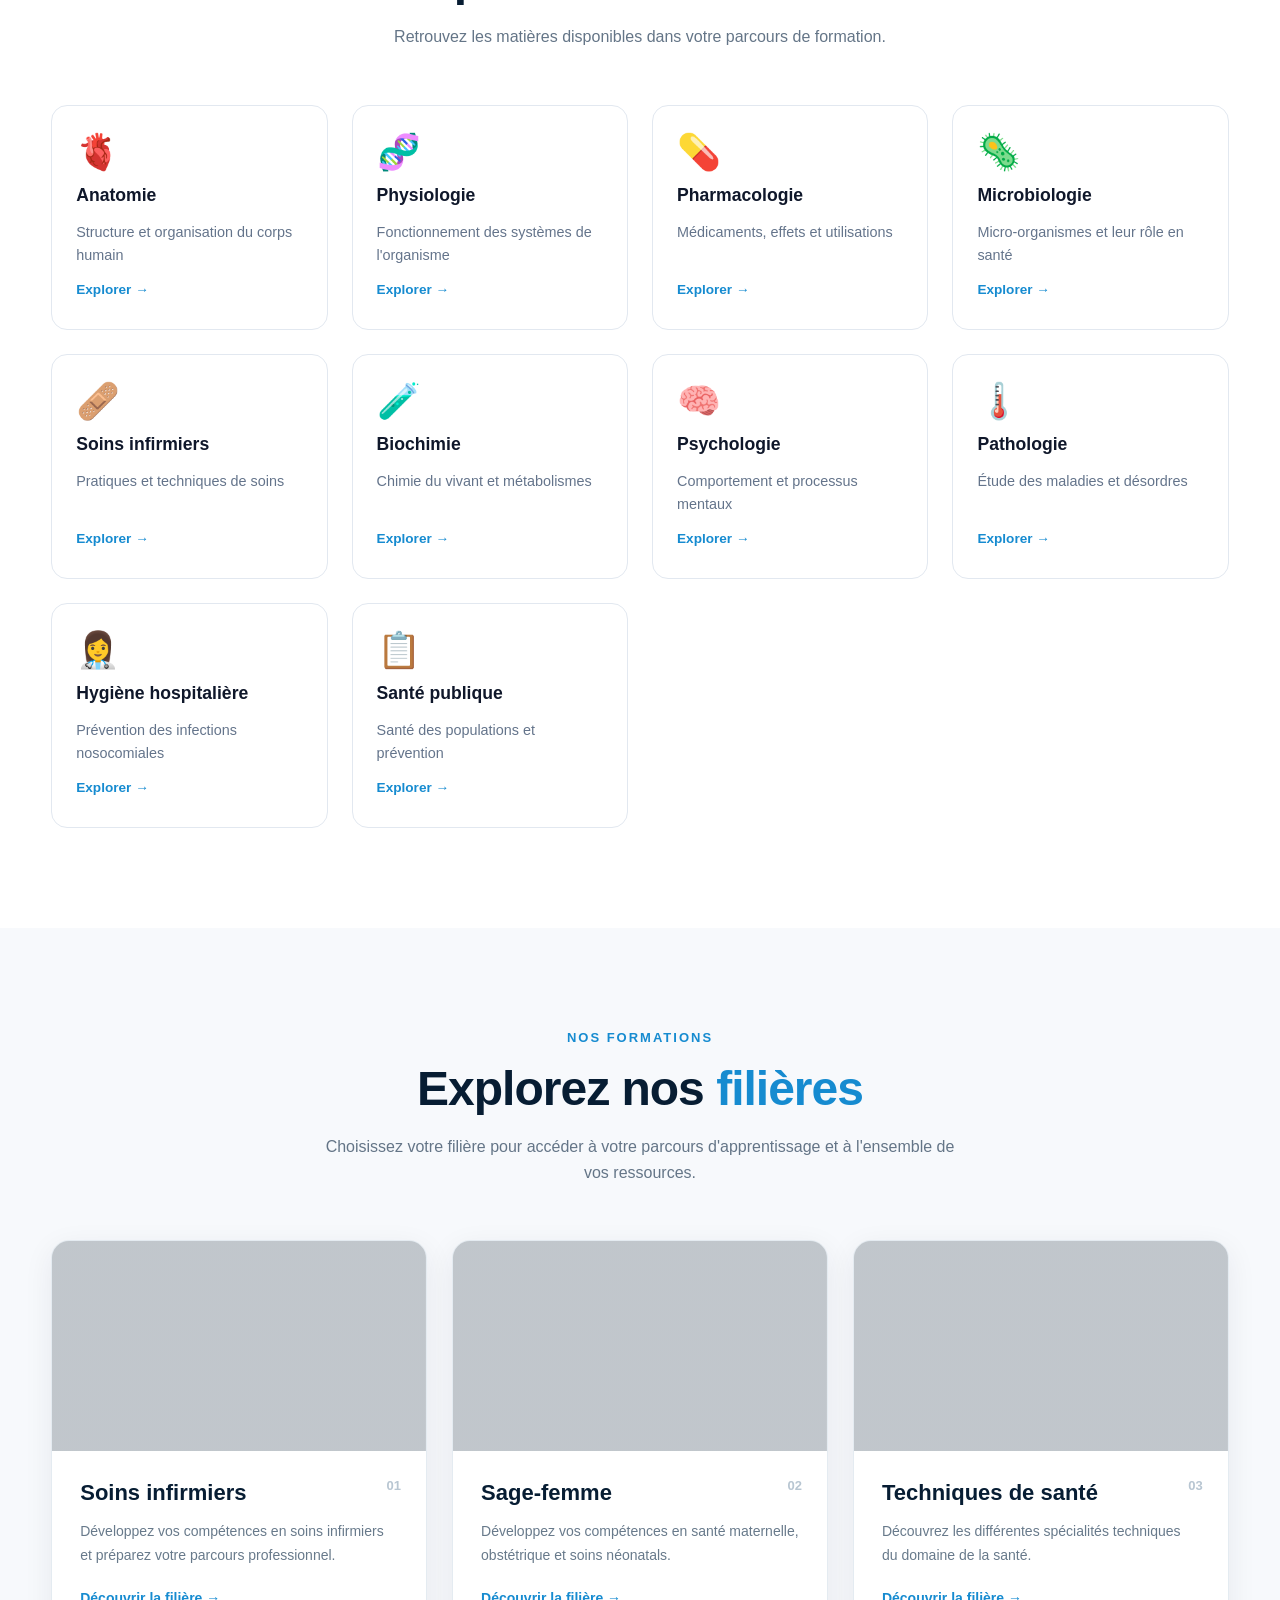
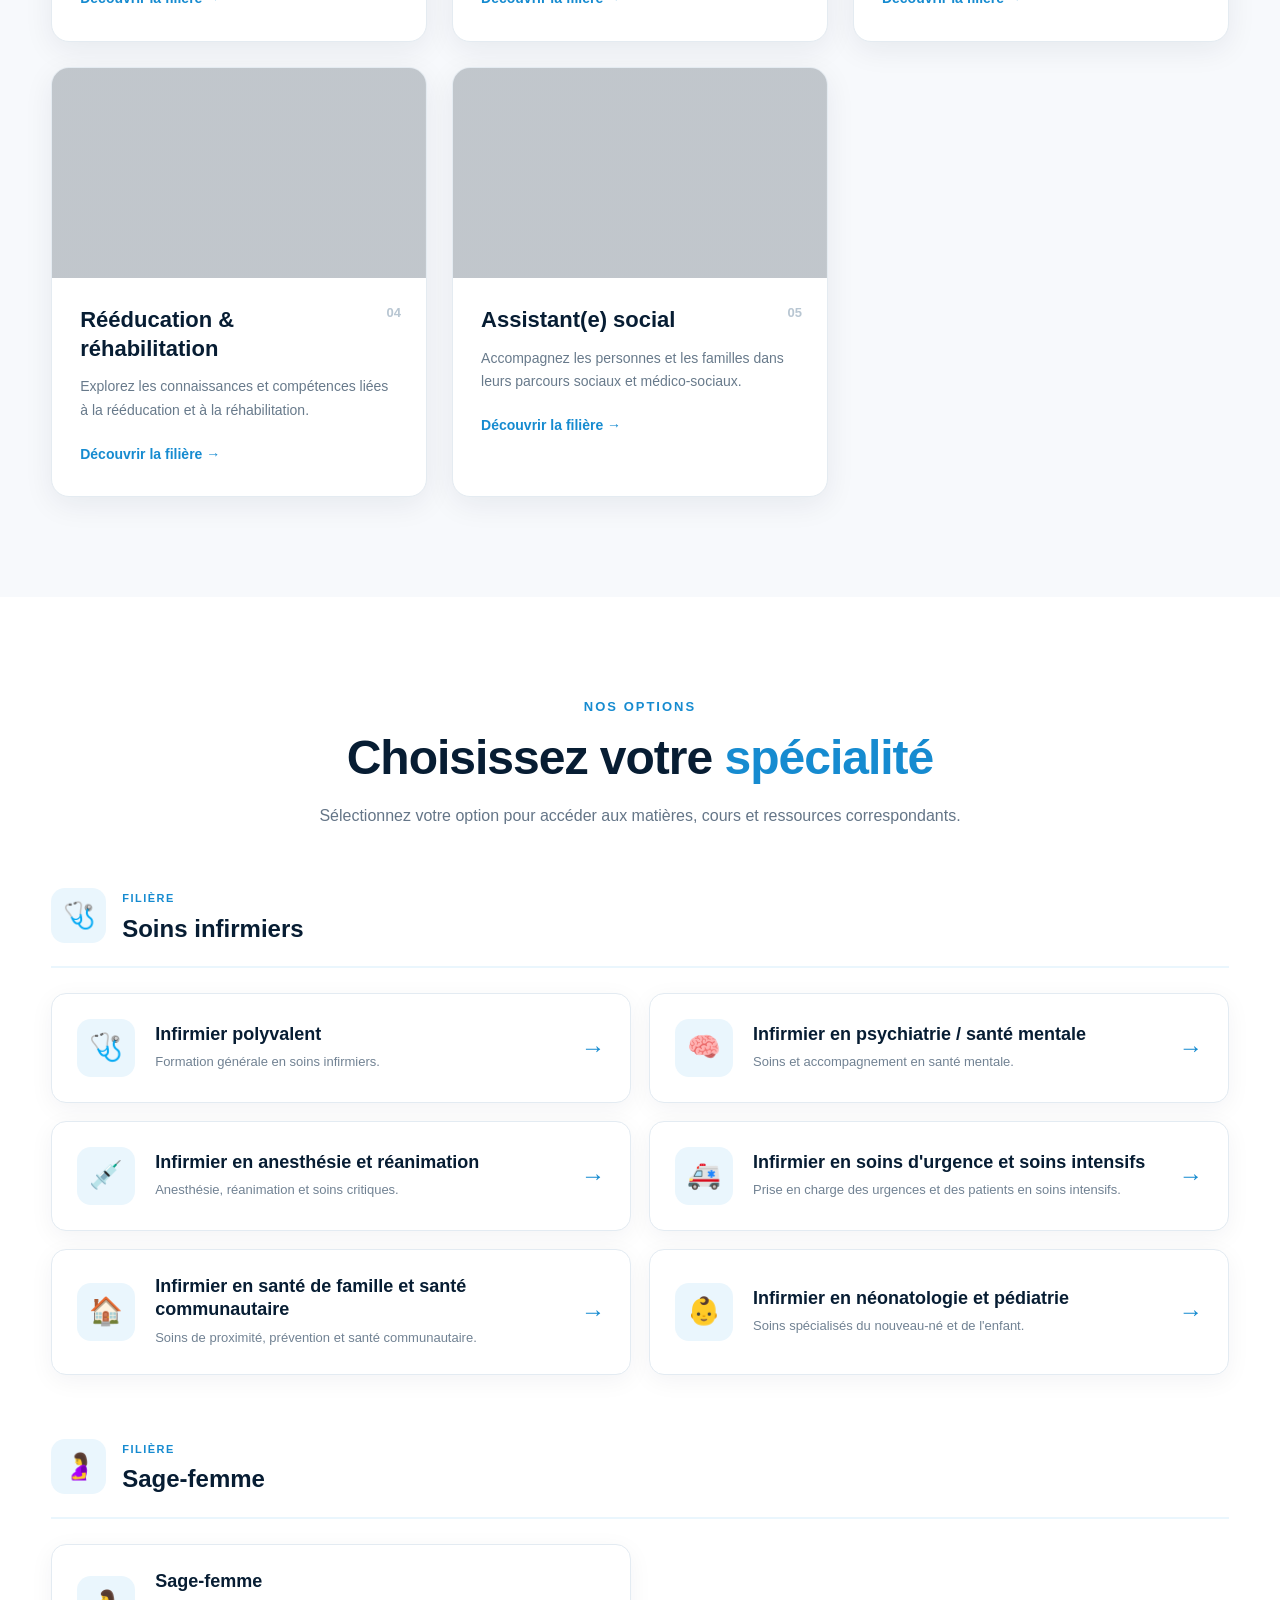
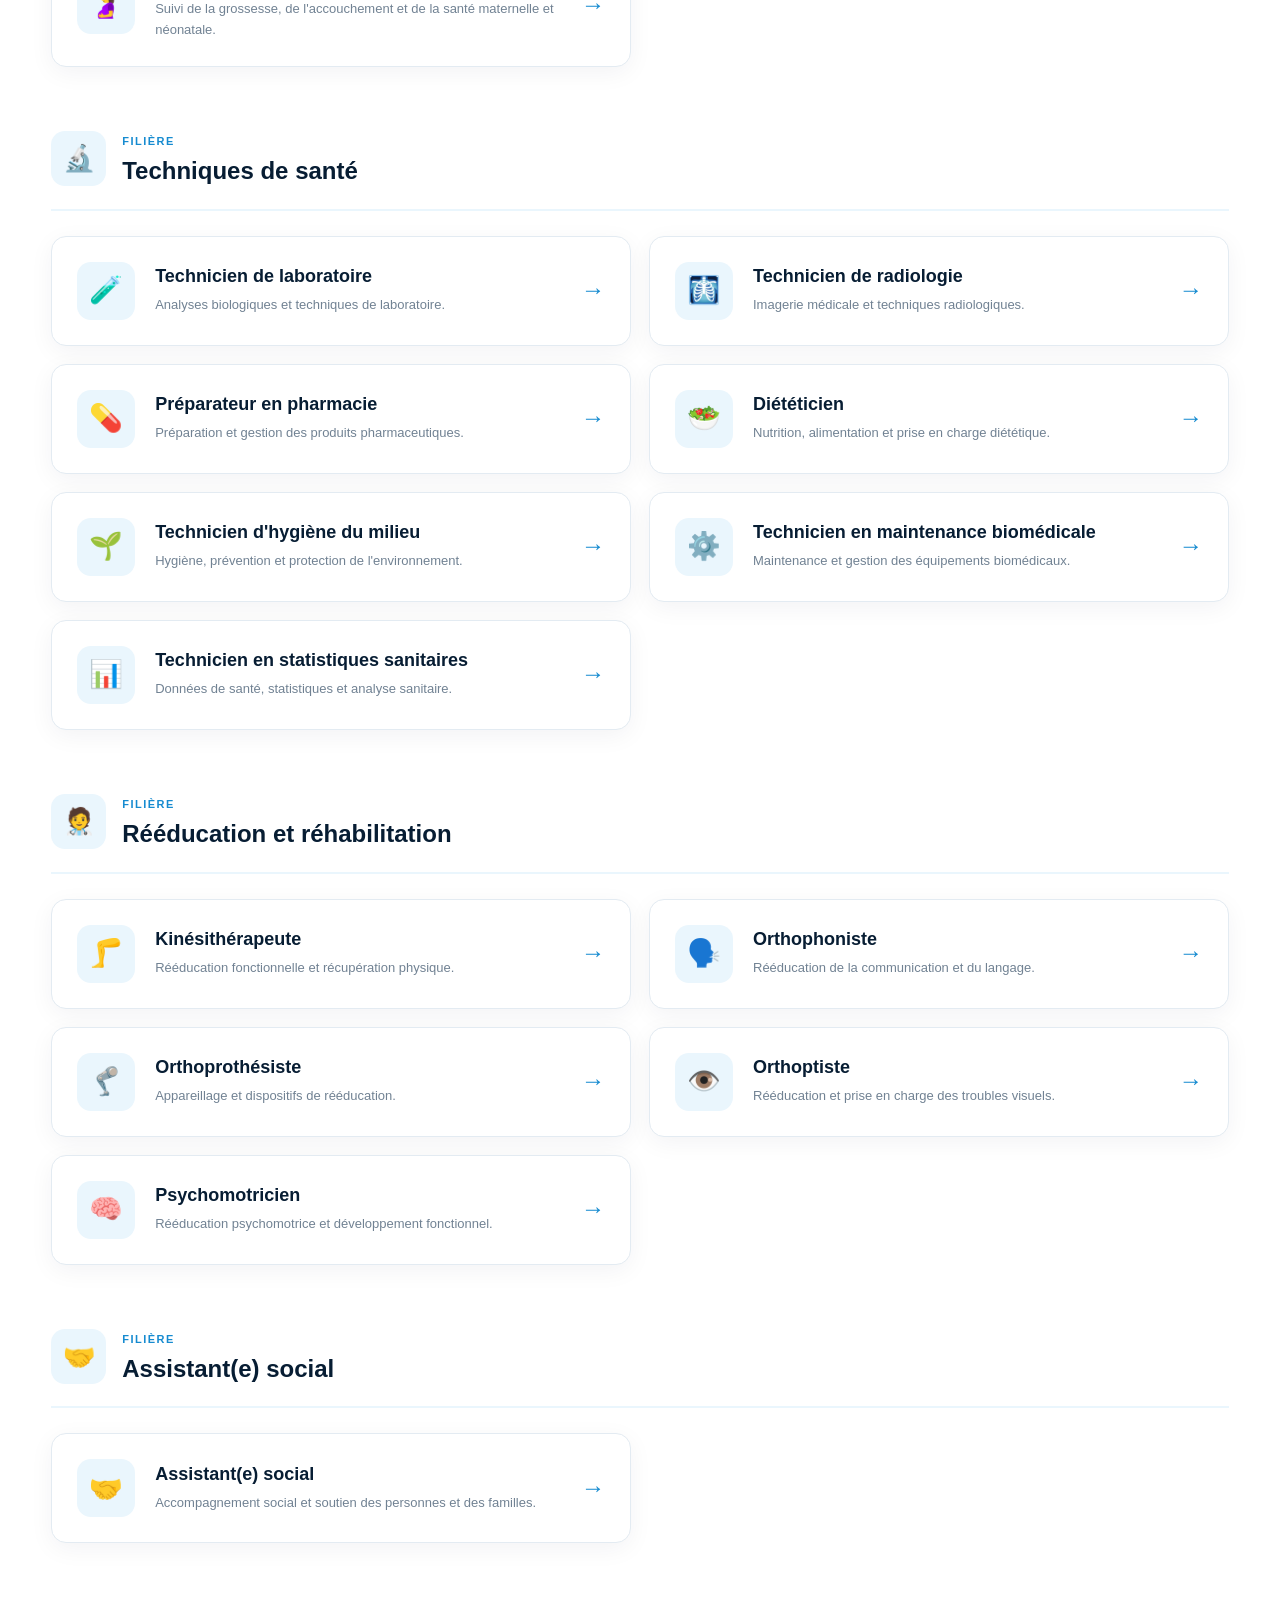
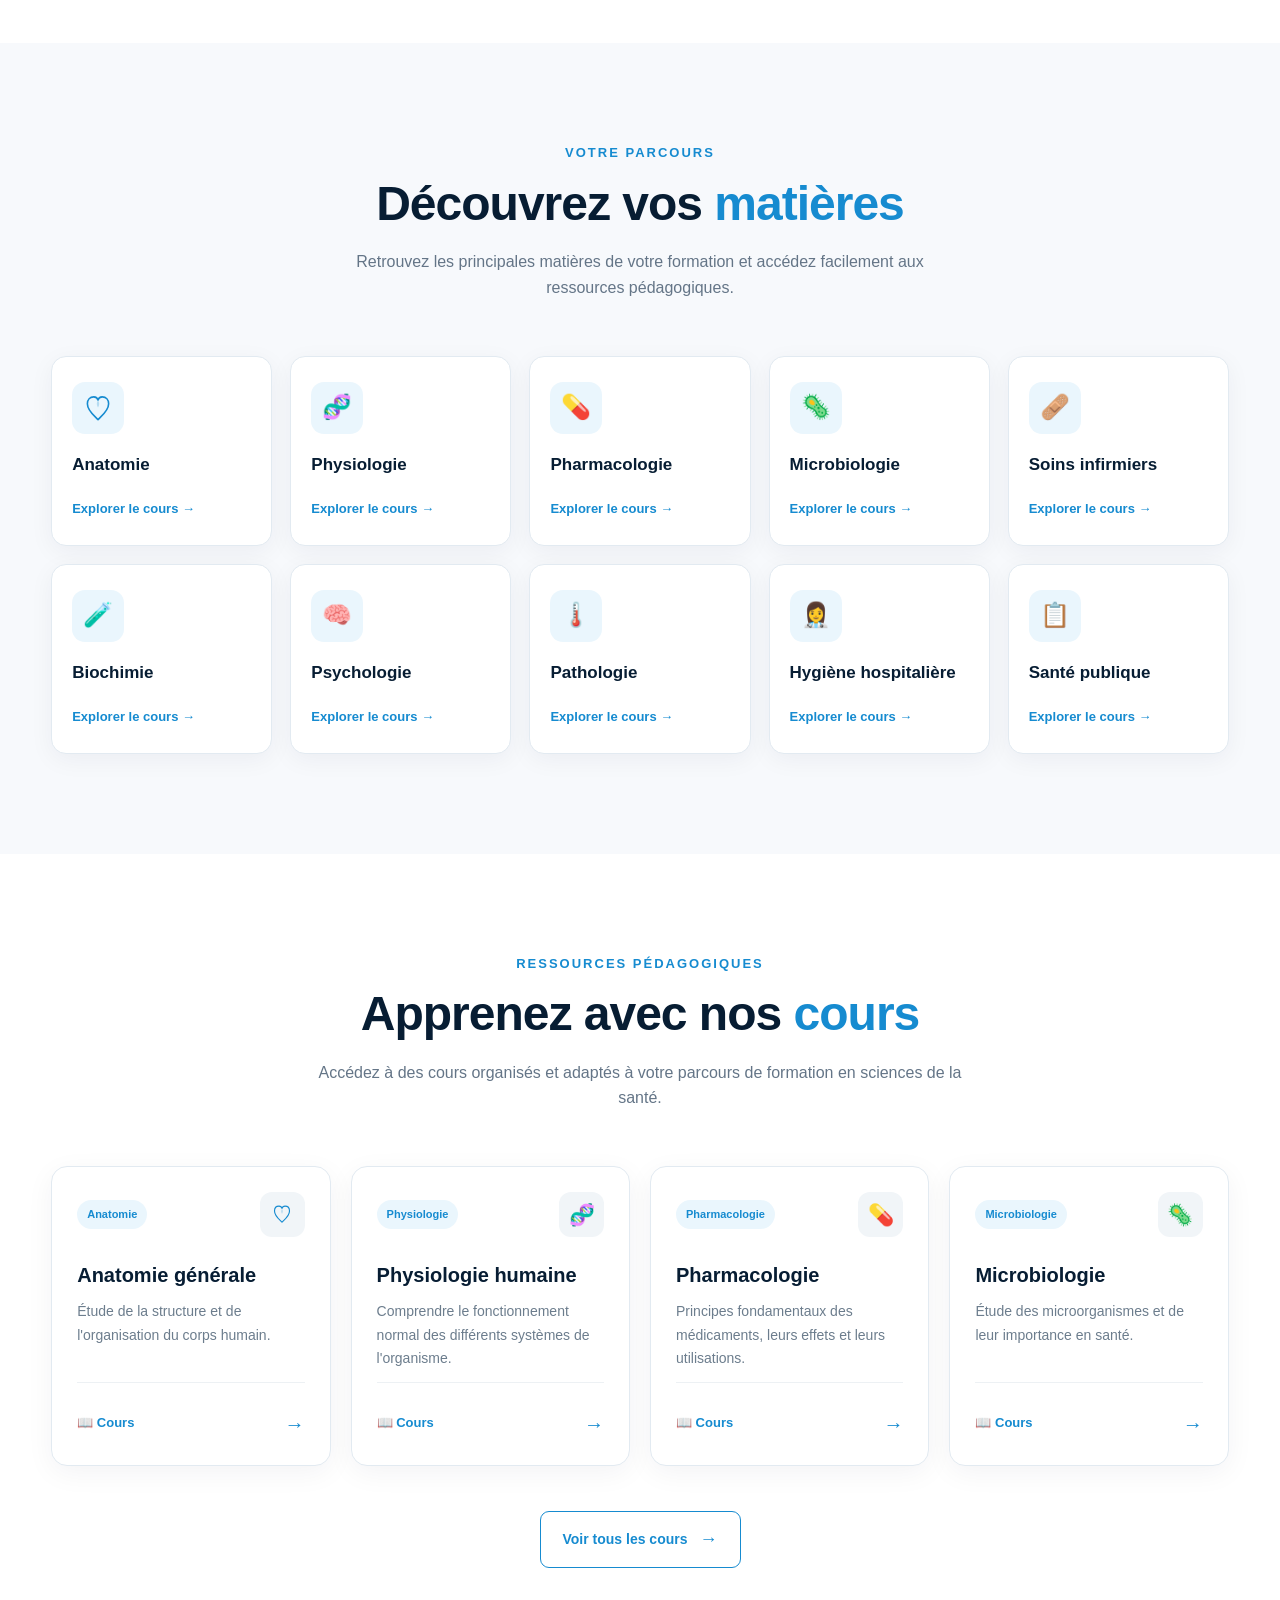
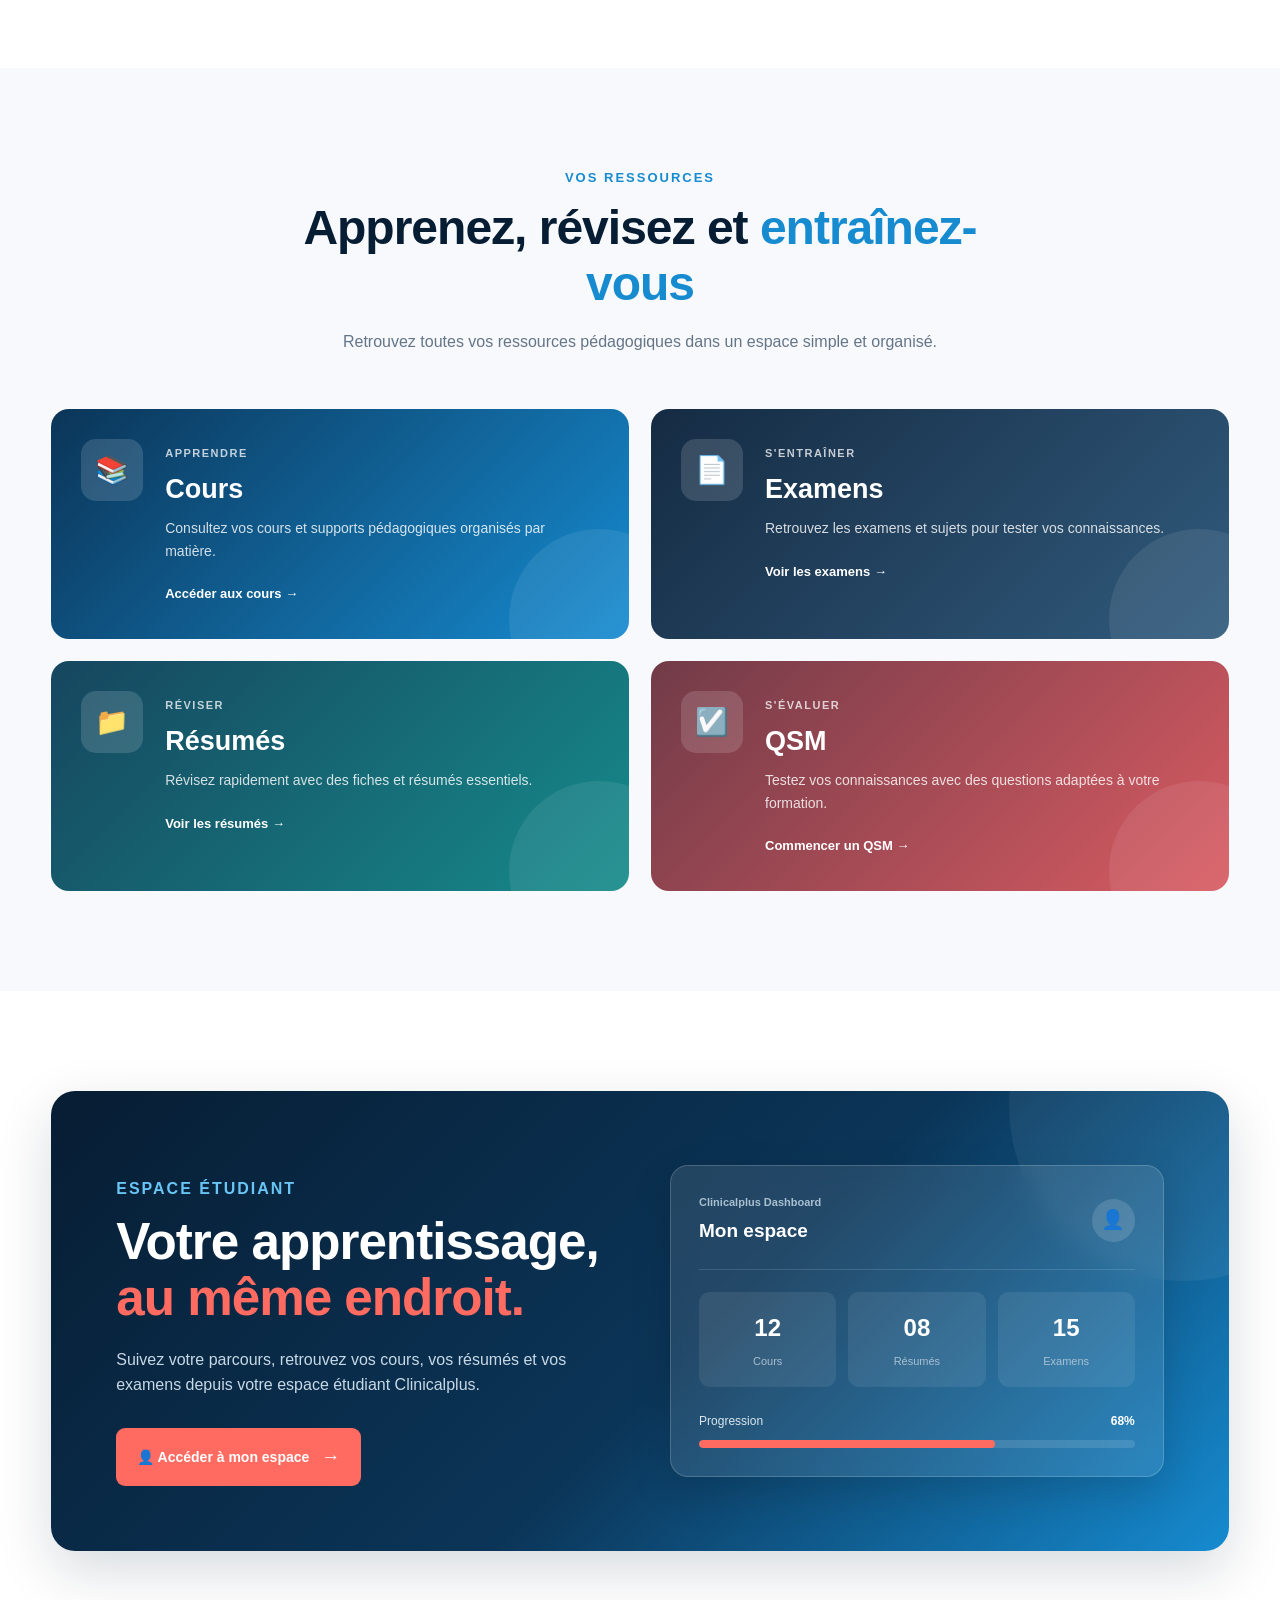
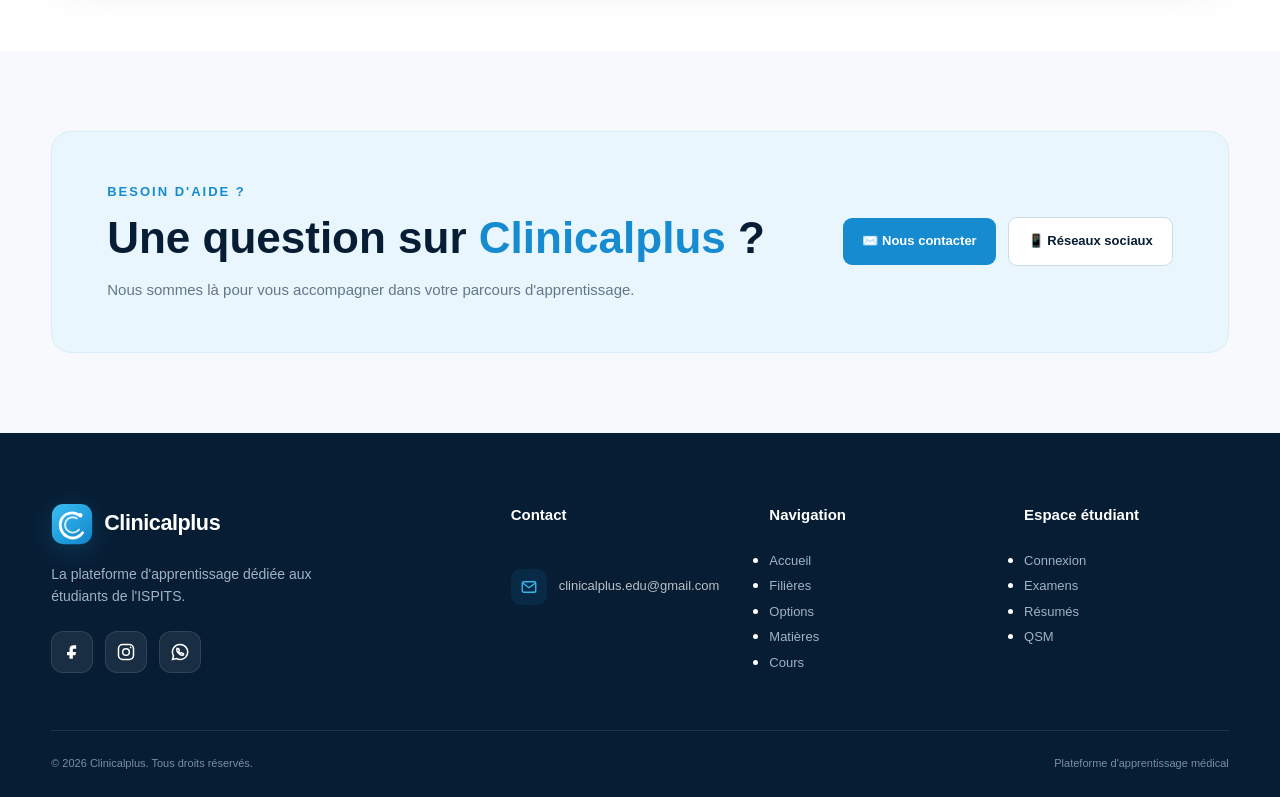
<file: html/index.htm>
<!DOCTYPE html>
<html lang="fr">

<head>
    <meta charset="UTF-8">
    <meta name="viewport" content="width=device-width, initial-scale=1.0">
    <meta name="description" content="Clinicalplus — Plateforme d'apprentissage médical pour les étudiants ISPITS">
    <title>Clinicalplus | Plateforme d'apprentissage</title>
    <link rel="stylesheet" href="/css/style.css">
</head>

<body>

    <!-- ========================================
         HEADER
    ======================================== -->

    <header class="site-header">
        <div class="container header-inner">

            <a href="#top" class="logo" aria-label="Clinicalplus">
                <svg class="clinicalplus-logo" viewBox="0 0 48 48" aria-hidden="true">
                    <defs>
                        <linearGradient id="clinicalplusGradient" x1="8" y1="6" x2="40" y2="42" gradientUnits="userSpaceOnUse">
                            <stop offset="0" stop-color="#35B7ED"/>
                            <stop offset="1" stop-color="#168BD0"/>
                        </linearGradient>
                    </defs>
                    <rect x="1" y="1" width="46" height="46" rx="13" fill="url(#clinicalplusGradient)"/>
                    <path
                        d="M31.5 13.5 C24.2 9.2 14.8 11.8 11.7 19.3 C8.5 27.1 12.3 36.2 20.2 39.1 C26.2 41.3 32.8 39.1 36.2 34.1"
                        fill="none" stroke="white" stroke-width="3.2" stroke-linecap="round"/>
                    <path
                        d="M29.5 17.5 C24.9 15.1 19.5 16.4 17.2 20.6 C14.8 24.9 16.3 30.4 20.6 32.7 C24.4 34.8 29.2 33.8 32 30.4"
                        fill="none" stroke="white" stroke-width="2.2" stroke-linecap="round" opacity="0.82"/>
                    <circle cx="33.5" cy="14" r="2.5" fill="white"/>
                </svg>
                <span class="logo-text">Clinicalplus</span>
            </a>

            <nav class="main-nav" id="mainNav">
                <a href="#top" class="nav-link active">🏠 <span>Accueil</span></a>
                <a href="#filieres" class="nav-link">👤 <span>Filière</span></a>
                <a href="#options" class="nav-link">🎓 <span>Option</span></a>
                <a href="#matieres" class="nav-link">📖 <span>Matière</span></a>
                <a href="#cours" class="nav-link">▶️ <span>Cours</span></a>
                <a href="#examens" class="nav-link">📄 <span>Examens</span></a>
                <a href="#resumes" class="nav-link">📁 <span>Résumés</span></a>
                <a href="#qsm" class="nav-link">☑️ <span>QSM</span></a>
            </nav>

            <a href="connexion.htm" class="login-button">👤 Connexion</a>

            <button class="mobile-menu" aria-label="Menu" type="button" aria-expanded="false">☰</button>
        </div>
    </header>
 

    <!-- ========================================
         HERO
    ======================================== -->

    <section class="hero" id="top">
        <div class="hero-overlay"></div>
        <div class="hero-content container">
            <p class="hero-badge">🎓 PLATEFORME D'APPRENTISSAGE MÉDICAL</p>
            <h1>Votre excellence<br>commence <span>ici</span></h1>
            <p class="hero-text">
                Accédez à tous vos cours, résumés, fiches et examens
                pour réussir votre parcours dans le domaine de la santé.
            </p>
            <a href="#cours" class="hero-button">
                📖 Visiter les cours
                <span>→</span>
            </a>
        </div>
    </section>


    <!-- ========================================
         FEATURES
    ======================================== -->

    <section class="features-section">
        <div class="container">
            <div class="section-heading">
                <p class="section-label">CLINICALPLUS</p>
                <h2>Tout ce dont vous avez besoin <span>pour réussir</span></h2>
                <p>
                    Une plateforme pensée pour accompagner les étudiants
                    en santé dans leur apprentissage, leur révision
                    et leur préparation aux examens.
                </p>
            </div>

            <div class="features-grid">

                <div class="feature-card">
                    <div class="feature-icon">
                        <svg viewBox="0 0 24 24" aria-hidden="true">
                            <path d="M4 5.5A2.5 2.5 0 0 1 6.5 3H20v16H6.5A2.5 2.5 0 0 0 4 21.5V5.5Z" fill="none" stroke="currentColor" stroke-width="1.8" stroke-linejoin="round"/>
                            <path d="M4 5.5A2.5 2.5 0 0 1 6.5 8H20" fill="none" stroke="currentColor" stroke-width="1.8" stroke-linecap="round"/>
                            <path d="M8 12h8M8 15h5" fill="none" stroke="currentColor" stroke-width="1.8" stroke-linecap="round"/>
                        </svg>
                    </div>
                    <h3>Cours complets</h3>
                    <p>Retrouvez vos cours organisés par filière, option et matière, au même endroit.</p>
                </div>

                <div class="feature-card">
                    <div class="feature-icon">
                        <svg viewBox="0 0 24 24" aria-hidden="true">
                            <rect x="5" y="3" width="14" height="18" rx="2" fill="none" stroke="currentColor" stroke-width="1.8"/>
                            <path d="M8 7h8" fill="none" stroke="currentColor" stroke-width="1.8" stroke-linecap="round"/>
                            <path d="M8 11h2M12 11h4M8 15h2M12 15h4" fill="none" stroke="currentColor" stroke-width="1.8" stroke-linecap="round"/>
                            <path d="M8 18h8" fill="none" stroke="currentColor" stroke-width="1.8" stroke-linecap="round"/>
                        </svg>
                    </div>
                    <h3>Réviser efficacement</h3>
                    <p>Accédez aux résumés, fiches et ressources pour consolider vos connaissances.</p>
                </div>

                <div class="feature-card">
                    <div class="feature-icon">
                        <svg viewBox="0 0 24 24" aria-hidden="true">
                            <circle cx="12" cy="12" r="8" fill="none" stroke="currentColor" stroke-width="1.8"/>
                            <circle cx="12" cy="12" r="4.5" fill="none" stroke="currentColor" stroke-width="1.8"/>
                            <circle cx="12" cy="12" r="1.8" fill="currentColor"/>
                        </svg>
                    </div>
                    <h3>Préparer vos examens</h3>
                    <p>Entraînez-vous avec des examens et des QSM pour être prêt le jour J.</p>
                </div>

            </div>
        </div>
    </section>


    <!-- ========================================
         MATIÈRES (dynamique)
    ======================================== -->

    <section class="matieres-section" id="matieres">
        <div class="container">
            <div class="section-heading">
                <p class="section-label">NOS MATIÈRES</p>
                <h2>Explorez vos <span>matières</span></h2>
                <p>Retrouvez les matières disponibles dans votre parcours de formation.</p>
            </div>

            <div id="matieres-container" class="matieres-grid">
                <!-- Les matières seront chargées depuis script.js -->
            </div>
        </div>
    </section>


    <!-- ========================================
         FILIÈRES
    ======================================== -->

    <section class="tracks-section" id="filieres">
        <div class="container">
            <div class="section-heading">
                <p class="section-label">NOS FORMATIONS</p>
                <h2>Explorez nos <span>filières</span></h2>
                <p>
                    Choisissez votre filière pour accéder à votre parcours
                    d'apprentissage et à l'ensemble de vos ressources.
                </p>
            </div>

            <div class="tracks-grid">

                <a href="#" class="track-card">
                    <div class="track-image nursing-image"></div>
                    <div class="track-content">
                        <span class="track-number">01</span>
                        <h3>Soins infirmiers</h3>
                        <p>Développez vos compétences en soins infirmiers et préparez votre parcours professionnel.</p>
                        <span class="track-link">Découvrir la filière →</span>
                    </div>
                </a>

                <a href="#" class="track-card">
                    <div class="track-image midwifery-image"></div>
                    <div class="track-content">
                        <span class="track-number">02</span>
                        <h3>Sage-femme</h3>
                        <p>Développez vos compétences en santé maternelle, obstétrique et soins néonatals.</p>
                        <span class="track-link">Découvrir la filière →</span>
                    </div>
                </a>

                <a href="#" class="track-card">
                    <div class="track-image health-image"></div>
                    <div class="track-content">
                        <span class="track-number">03</span>
                        <h3>Techniques de santé</h3>
                        <p>Découvrez les différentes spécialités techniques du domaine de la santé.</p>
                        <span class="track-link">Découvrir la filière →</span>
                    </div>
                </a>

                <a href="#" class="track-card">
                    <div class="track-image rehab-image"></div>
                    <div class="track-content">
                        <span class="track-number">04</span>
                        <h3>Rééducation & réhabilitation</h3>
                        <p>Explorez les connaissances et compétences liées à la rééducation et à la réhabilitation.</p>
                        <span class="track-link">Découvrir la filière →</span>
                    </div>
                </a>

                <a href="#" class="track-card">
                    <div class="track-image social-work-image"></div>
                    <div class="track-content">
                        <span class="track-number">05</span>
                        <h3>Assistant(e) social</h3>
                        <p>Accompagnez les personnes et les familles dans leurs parcours sociaux et médico-sociaux.</p>
                        <span class="track-link">Découvrir la filière →</span>
                    </div>
                </a>

            </div>
        </div>
    </section>


    <!-- ========================================
         OPTIONS
    ======================================== -->

    <section class="options-section" id="options">
        <div class="container">
            <div class="section-heading">
                <p class="section-label">NOS OPTIONS</p>
                <h2>Choisissez votre <span>spécialité</span></h2>
                <p>Sélectionnez votre option pour accéder aux matières, cours et ressources correspondants.</p>
            </div>

            <!-- SOINS INFIRMIERS -->
            <div class="option-category">
                <div class="option-category-header">
                    <span class="category-icon">🩺</span>
                    <div>
                        <span class="category-label">FILIÈRE</span>
                        <h3>Soins infirmiers</h3>
                    </div>
                </div>

                <div class="options-grid">
                    <a href="#" class="option-card">
                        <div class="option-icon">🩺</div>
                        <div><h3>Infirmier polyvalent</h3><p>Formation générale en soins infirmiers.</p></div>
                        <span class="option-arrow">→</span>
                    </a>
                    <a href="#" class="option-card">
                        <div class="option-icon">🧠</div>
                        <div><h3>Infirmier en psychiatrie / santé mentale</h3><p>Soins et accompagnement en santé mentale.</p></div>
                        <span class="option-arrow">→</span>
                    </a>
                    <a href="#" class="option-card">
                        <div class="option-icon">💉</div>
                        <div><h3>Infirmier en anesthésie et réanimation</h3><p>Anesthésie, réanimation et soins critiques.</p></div>
                        <span class="option-arrow">→</span>
                    </a>
                    <a href="#" class="option-card">
                        <div class="option-icon">🚑</div>
                        <div><h3>Infirmier en soins d'urgence et soins intensifs</h3><p>Prise en charge des urgences et des patients en soins intensifs.</p></div>
                        <span class="option-arrow">→</span>
                    </a>
                    <a href="#" class="option-card">
                        <div class="option-icon">🏠</div>
                        <div><h3>Infirmier en santé de famille et santé communautaire</h3><p>Soins de proximité, prévention et santé communautaire.</p></div>
                        <span class="option-arrow">→</span>
                    </a>
                    <a href="#" class="option-card">
                        <div class="option-icon">👶</div>
                        <div><h3>Infirmier en néonatologie et pédiatrie</h3><p>Soins spécialisés du nouveau-né et de l'enfant.</p></div>
                        <span class="option-arrow">→</span>
                    </a>
                </div>
            </div>

            <!-- SAGE-FEMME -->
            <div class="option-category">
                <div class="option-category-header">
                    <span class="category-icon">🤰</span>
                    <div>
                        <span class="category-label">FILIÈRE</span>
                        <h3>Sage-femme</h3>
                    </div>
                </div>
                <div class="options-grid">
                    <a href="#" class="option-card">
                        <div class="option-icon">🤰</div>
                        <div><h3>Sage-femme</h3><p>Suivi de la grossesse, de l'accouchement et de la santé maternelle et néonatale.</p></div>
                        <span class="option-arrow">→</span>
                    </a>
                </div>
            </div>

            <!-- TECHNIQUES DE SANTÉ -->
            <div class="option-category">
                <div class="option-category-header">
                    <span class="category-icon">🔬</span>
                    <div>
                        <span class="category-label">FILIÈRE</span>
                        <h3>Techniques de santé</h3>
                    </div>
                </div>
                <div class="options-grid">
                    <a href="#" class="option-card">
                        <div class="option-icon">🧪</div>
                        <div><h3>Technicien de laboratoire</h3><p>Analyses biologiques et techniques de laboratoire.</p></div>
                        <span class="option-arrow">→</span>
                    </a>
                    <a href="#" class="option-card">
                        <div class="option-icon">🩻</div>
                        <div><h3>Technicien de radiologie</h3><p>Imagerie médicale et techniques radiologiques.</p></div>
                        <span class="option-arrow">→</span>
                    </a>
                    <a href="#" class="option-card">
                        <div class="option-icon">💊</div>
                        <div><h3>Préparateur en pharmacie</h3><p>Préparation et gestion des produits pharmaceutiques.</p></div>
                        <span class="option-arrow">→</span>
                    </a>
                    <a href="#" class="option-card">
                        <div class="option-icon">🥗</div>
                        <div><h3>Diététicien</h3><p>Nutrition, alimentation et prise en charge diététique.</p></div>
                        <span class="option-arrow">→</span>
                    </a>
                    <a href="#" class="option-card">
                        <div class="option-icon">🌱</div>
                        <div><h3>Technicien d'hygiène du milieu</h3><p>Hygiène, prévention et protection de l'environnement.</p></div>
                        <span class="option-arrow">→</span>
                    </a>
                    <a href="#" class="option-card">
                        <div class="option-icon">⚙️</div>
                        <div><h3>Technicien en maintenance biomédicale</h3><p>Maintenance et gestion des équipements biomédicaux.</p></div>
                        <span class="option-arrow">→</span>
                    </a>
                    <a href="#" class="option-card">
                        <div class="option-icon">📊</div>
                        <div><h3>Technicien en statistiques sanitaires</h3><p>Données de santé, statistiques et analyse sanitaire.</p></div>
                        <span class="option-arrow">→</span>
                    </a>
                </div>
            </div>

            <!-- RÉÉDUCATION -->
            <div class="option-category">
                <div class="option-category-header">
                    <span class="category-icon">🧑‍⚕️</span>
                    <div>
                        <span class="category-label">FILIÈRE</span>
                        <h3>Rééducation et réhabilitation</h3>
                    </div>
                </div>
                <div class="options-grid">
                    <a href="#" class="option-card">
                        <div class="option-icon">🦵</div>
                        <div><h3>Kinésithérapeute</h3><p>Rééducation fonctionnelle et récupération physique.</p></div>
                        <span class="option-arrow">→</span>
                    </a>
                    <a href="#" class="option-card">
                        <div class="option-icon">🗣️</div>
                        <div><h3>Orthophoniste</h3><p>Rééducation de la communication et du langage.</p></div>
                        <span class="option-arrow">→</span>
                    </a>
                    <a href="#" class="option-card">
                        <div class="option-icon">🦿</div>
                        <div><h3>Orthoprothésiste</h3><p>Appareillage et dispositifs de rééducation.</p></div>
                        <span class="option-arrow">→</span>
                    </a>
                    <a href="#" class="option-card">
                        <div class="option-icon">👁️</div>
                        <div><h3>Orthoptiste</h3><p>Rééducation et prise en charge des troubles visuels.</p></div>
                        <span class="option-arrow">→</span>
                    </a>
                    <a href="#" class="option-card">
                        <div class="option-icon">🧠</div>
                        <div><h3>Psychomotricien</h3><p>Rééducation psychomotrice et développement fonctionnel.</p></div>
                        <span class="option-arrow">→</span>
                    </a>
                </div>
            </div>

            <!-- ASSISTANT(E) SOCIAL -->
            <div class="option-category">
                <div class="option-category-header">
                    <span class="category-icon">🤝</span>
                    <div>
                        <span class="category-label">FILIÈRE</span>
                        <h3>Assistant(e) social</h3>
                    </div>
                </div>
                <div class="options-grid">
                    <a href="#" class="option-card">
                        <div class="option-icon">🤝</div>
                        <div><h3>Assistant(e) social</h3><p>Accompagnement social et soutien des personnes et des familles.</p></div>
                        <span class="option-arrow">→</span>
                    </a>
                </div>
            </div>
        </div>
    </section>


    <!-- ========================================
         MATIÈRES (grille statique)
    ======================================== -->

    <section class="subjects-section">
        <div class="container">
            <div class="section-heading">
                <p class="section-label">VOTRE PARCOURS</p>
                <h2>Découvrez vos <span>matières</span></h2>
                <p>
                    Retrouvez les principales matières de votre formation
                    et accédez facilement aux ressources pédagogiques.
                </p>
            </div>

            <div class="subjects-grid">

                <a href="#" class="subject-card">
                    <div class="subject-icon">
                        <svg class="medical-svg-icon" viewBox="0 0 64 64" aria-hidden="true">
                            <path d="M32 54 C28 49 12 38 12 24 C12 16 17 11 24 11 C28 11 31 13 32 17 C33 13 36 11 40 11 C47 11 52 16 52 24 C52 38 36 49 32 54Z" fill="none" stroke="currentColor" stroke-width="3" stroke-linecap="round" stroke-linejoin="round"/>
                            <path d="M32 17 C29 22 29 27 32 31 C35 27 35 22 32 17Z" fill="currentColor" opacity="0.25"/>
                        </svg>
                    </div>
                    <h3>Anatomie</h3>
                    <span>Explorer le cours →</span>
                </a>

                <a href="#" class="subject-card">
                    <div class="subject-icon">🧬</div>
                    <h3>Physiologie</h3>
                    <span>Explorer le cours →</span>
                </a>

                <a href="#" class="subject-card">
                    <div class="subject-icon">💊</div>
                    <h3>Pharmacologie</h3>
                    <span>Explorer le cours →</span>
                </a>

                <a href="#" class="subject-card">
                    <div class="subject-icon">🦠</div>
                    <h3>Microbiologie</h3>
                    <span>Explorer le cours →</span>
                </a>

                <a href="#" class="subject-card">
                    <div class="subject-icon">🩹</div>
                    <h3>Soins infirmiers</h3>
                    <span>Explorer le cours →</span>
                </a>

                <a href="#" class="subject-card">
                    <div class="subject-icon">🧪</div>
                    <h3>Biochimie</h3>
                    <span>Explorer le cours →</span>
                </a>

                <a href="#" class="subject-card">
                    <div class="subject-icon">🧠</div>
                    <h3>Psychologie</h3>
                    <span>Explorer le cours →</span>
                </a>

                <a href="#" class="subject-card">
                    <div class="subject-icon">🌡️</div>
                    <h3>Pathologie</h3>
                    <span>Explorer le cours →</span>
                </a>

                <a href="#" class="subject-card">
                    <div class="subject-icon">👩‍⚕️</div>
                    <h3>Hygiène hospitalière</h3>
                    <span>Explorer le cours →</span>
                </a>

                <a href="#" class="subject-card">
                    <div class="subject-icon">📋</div>
                    <h3>Santé publique</h3>
                    <span>Explorer le cours →</span>
                </a>

            </div>
        </div>
    </section>


    <!-- ========================================
         COURS
    ======================================== -->

    <section class="courses-section" id="cours">
        <div class="container">
            <div class="section-heading">
                <p class="section-label">RESSOURCES PÉDAGOGIQUES</p>
                <h2>Apprenez avec nos <span>cours</span></h2>
                <p>Accédez à des cours organisés et adaptés à votre parcours de formation en sciences de la santé.</p>
            </div>

            <div class="courses-grid">

                <a href="#" class="course-card">
                    <div class="course-top">
                        <span class="course-category">Anatomie</span>
                        <span class="course-icon">
                            <svg class="medical-svg-icon" viewBox="0 0 64 64" aria-hidden="true">
                                <path d="M32 54 C28 49 12 38 12 24 C12 16 17 11 24 11 C28 11 31 13 32 17 C33 13 36 11 40 11 C47 11 52 16 52 24 C52 38 36 49 32 54Z" fill="none" stroke="currentColor" stroke-width="3" stroke-linecap="round" stroke-linejoin="round"/>
                                <path d="M32 17 C29 22 29 27 32 31 C35 27 35 22 32 17Z" fill="currentColor" opacity="0.25"/>
                            </svg>
                        </span>
                    </div>
                    <h3>Anatomie générale</h3>
                    <p>Étude de la structure et de l'organisation du corps humain.</p>
                    <div class="course-footer">
                        <span>📖 Cours</span>
                        <span>→</span>
                    </div>
                </a>

                <a href="#" class="course-card">
                    <div class="course-top">
                        <span class="course-category">Physiologie</span>
                        <span class="course-icon">🧬</span>
                    </div>
                    <h3>Physiologie humaine</h3>
                    <p>Comprendre le fonctionnement normal des différents systèmes de l'organisme.</p>
                    <div class="course-footer">
                        <span>📖 Cours</span>
                        <span>→</span>
                    </div>
                </a>

                <a href="#" class="course-card">
                    <div class="course-top">
                        <span class="course-category">Pharmacologie</span>
                        <span class="course-icon">💊</span>
                    </div>
                    <h3>Pharmacologie</h3>
                    <p>Principes fondamentaux des médicaments, leurs effets et leurs utilisations.</p>
                    <div class="course-footer">
                        <span>📖 Cours</span>
                        <span>→</span>
                    </div>
                </a>

                <a href="#" class="course-card">
                    <div class="course-top">
                        <span class="course-category">Microbiologie</span>
                        <span class="course-icon">🦠</span>
                    </div>
                    <h3>Microbiologie</h3>
                    <p>Étude des microorganismes et de leur importance en santé.</p>
                    <div class="course-footer">
                        <span>📖 Cours</span>
                        <span>→</span>
                    </div>
                </a>

            </div>

            <div class="courses-action">
                <a href="#" class="secondary-button">
                    Voir tous les cours
                    <span>→</span>
                </a>
            </div>
        </div>
    </section>


    <!-- ========================================
         RESSOURCES
    ======================================== -->

    <section class="resources-section">
        <div class="container">
            <div class="section-heading">
                <p class="section-label">VOS RESSOURCES</p>
                <h2>Apprenez, révisez et <span>entraînez-vous</span></h2>
                <p>Retrouvez toutes vos ressources pédagogiques dans un espace simple et organisé.</p>
            </div>

            <div class="resources-grid">

                <a href="#" class="resource-card resource-courses">
                    <div class="resource-icon">📚</div>
                    <div class="resource-content">
                        <span class="resource-label">APPRENDRE</span>
                        <h3>Cours</h3>
                        <p>Consultez vos cours et supports pédagogiques organisés par matière.</p>
                        <span class="resource-link">Accéder aux cours →</span>
                    </div>
                </a>

                <a href="#" class="resource-card resource-exams" id="examens">
                    <div class="resource-icon">📄</div>
                    <div class="resource-content">
                        <span class="resource-label">S'ENTRAÎNER</span>
                        <h3>Examens</h3>
                        <p>Retrouvez les examens et sujets pour tester vos connaissances.</p>
                        <span class="resource-link">Voir les examens →</span>
                    </div>
                </a>

                <a href="#" class="resource-card resource-summaries" id="resumes">
                    <div class="resource-icon">📁</div>
                    <div class="resource-content">
                        <span class="resource-label">RÉVISER</span>
                        <h3>Résumés</h3>
                        <p>Révisez rapidement avec des fiches et résumés essentiels.</p>
                        <span class="resource-link">Voir les résumés →</span>
                    </div>
                </a>

                <a href="#" class="resource-card resource-qsm" id="qsm">
                    <div class="resource-icon">☑️</div>
                    <div class="resource-content">
                        <span class="resource-label">S'ÉVALUER</span>
                        <h3>QSM</h3>
                        <p>Testez vos connaissances avec des questions adaptées à votre formation.</p>
                        <span class="resource-link">Commencer un QSM →</span>
                    </div>
                </a>

            </div>
        </div>
    </section>


    <!-- ========================================
         ESPACE ÉTUDIANT
    ======================================== -->

    <section class="dashboard-section">
        <div class="container">
            <div class="dashboard-preview">
                <div class="dashboard-content">
                    <p class="section-label">ESPACE ÉTUDIANT</p>
                    <h2>Votre apprentissage, <span>au même endroit.</span></h2>
                    <p>
                        Suivez votre parcours, retrouvez vos cours,
                        vos résumés et vos examens depuis votre espace
                        étudiant Clinicalplus.
                    </p>
                    <a href="dashboard.htm" class="dashboard-button">
                        👤 Accéder à mon espace
                        <span>→</span>
                    </a>
                </div>

                <div class="dashboard-card">
                    <div class="dashboard-card-header">
                        <div>
                            <span>Clinicalplus Dashboard</span>
                            <strong>Mon espace</strong>
                        </div>
                        <div class="dashboard-avatar">👤</div>
                    </div>

                    <div class="dashboard-stats">
                        <div class="dashboard-stat"><strong>12</strong><span>Cours</span></div>
                        <div class="dashboard-stat"><strong>08</strong><span>Résumés</span></div>
                        <div class="dashboard-stat"><strong>15</strong><span>Examens</span></div>
                    </div>

                    <div class="dashboard-progress">
                        <div class="progress-top">
                            <span>Progression</span>
                            <strong>68%</strong>
                        </div>
                        <div class="progress-bar"><span></span></div>
                    </div>
                </div>
            </div>
        </div>
    </section>


    <!-- ========================================
         CONTACT
    ======================================== -->

    <section class="contact-section">
        <div class="container">
            <div class="contact-box">
                <div class="contact-content">
                    <p class="section-label">BESOIN D'AIDE ?</p>
                    <h2>Une question sur <span>Clinicalplus</span> ?</h2>
                    <p>Nous sommes là pour vous accompagner dans votre parcours d'apprentissage.</p>
                </div>

                <div class="contact-actions">
                    <a href="mailto:clinicalplus.edu@gmail.com" class="contact-button">
                        ✉️ Nous contacter
                    </a>
                    <a href="#" class="contact-social">
                        📱 Réseaux sociaux
                    </a>
                </div>
            </div>
        </div>
    </section>


    <!-- ========================================
         FOOTER
    ======================================== -->

    <footer class="site-footer">
        <div class="container">
            <div class="footer-grid">

                <div class="footer-brand">
                    <a href="#top" class="footer-logo" aria-label="Clinicalplus">
                        <svg class="clinicalplus-logo" viewBox="0 0 48 48" aria-hidden="true">
                            <defs>
                                <linearGradient id="footerClinicalplusGradient" x1="8" y1="6" x2="40" y2="42" gradientUnits="userSpaceOnUse">
                                    <stop offset="0" stop-color="#35B7ED"/>
                                    <stop offset="1" stop-color="#168BD0"/>
                                </linearGradient>
                            </defs>
                            <rect x="1" y="1" width="46" height="46" rx="13" fill="url(#footerClinicalplusGradient)"/>
                            <path d="M31.5 13.5 C24.2 9.2 14.8 11.8 11.7 19.3 C8.5 27.1 12.3 36.2 20.2 39.1 C26.2 41.3 32.8 39.1 36.2 34.1" fill="none" stroke="white" stroke-width="3.2" stroke-linecap="round"/>
                            <path d="M29.5 17.5 C24.9 15.1 19.5 16.4 17.2 20.6 C14.8 24.9 16.3 30.4 20.6 32.7 C24.4 34.8 29.2 33.8 32 30.4" fill="none" stroke="white" stroke-width="2.2" stroke-linecap="round" opacity="0.82"/>
                            <circle cx="33.5" cy="14" r="2.5" fill="white"/>
                        </svg>
                        <span class="logo-text">Clinicalplus</span>
                    </a>
                    <p>La plateforme d'apprentissage dédiée aux étudiants de l'ISPITS.</p>

                    <div class="footer-socials">
                        <a href="https://www.facebook.com/share/19peE4jeCy/?mibextid=wwXIfr" target="_blank" rel="noopener noreferrer" aria-label="Facebook" class="social-facebook">
                            <svg viewBox="0 0 24 24" aria-hidden="true">
                                <path d="M14 8h3V4h-3c-3.3 0-5 1.9-5 5v3H6v4h3v4h4v-4h3l1-4h-4V9c0-.7.3-1 1-1z"/>
                            </svg>
                        </a>
                        <a href="https://www.instagram.com/clinicalplus_/" target="_blank" rel="noopener noreferrer" aria-label="Instagram" class="social-instagram">
                            <svg viewBox="0 0 24 24" aria-hidden="true">
                                <rect x="3" y="3" width="18" height="18" rx="5"/>
                                <circle cx="12" cy="12" r="4"/>
                                <circle cx="17.5" cy="6.5" r="1"/>
                            </svg>
                        </a>
                        <a href="https://whatsapp.com/channel/0029VbCIm3YKwqSKXEK3vx04" target="_blank" rel="noopener noreferrer" aria-label="WhatsApp" class="social-whatsapp">
                            <svg viewBox="0 0 24 24" aria-hidden="true">
                                <path d="M12 3a9 9 0 0 0-7.8 13.5L3 21l4.7-1.2A9 9 0 1 0 12 3z"/>
                                <path d="M8.5 8.5c.3-.6.6-.6 1-.6h.4c.2 0 .4.1.5.4l.8 1.8c.1.2.1.4-.1.6l-.7.8c.5 1 1.3 1.8 2.3 2.3l.8-.7c.2-.2.4-.2.6-.1l1.8.8c.3.1.4.3.4.5v.4c0 .4 0 .7-.6 1-.6.3-1.4.3-2.2 0-1.1-.4-2.2-1.1-3.2-2.1s-1.7-2.1-2.1-3.2c-.2-.8-.2-1.6.1-2.2z"/>
                            </svg>
                        </a>
                    </div>
                </div>

                <div class="footer-column">
                    <h3>Contact</h3>
                    <ul class="footer-contact">
                        <li>
                            <span class="contact-icon" aria-hidden="true">
                                <svg viewBox="0 0 24 24">
                                    <rect x="3" y="5" width="18" height="14" rx="2"/>
                                    <path d="M4 7l8 6 8-6"/>
                                </svg>
                            </span>
                            <a href="mailto:clinicalplus.edu@gmail.com">clinicalplus.edu@gmail.com</a>
                        </li>
                    </ul>
                </div>

                <div class="footer-column">
                    <h3>Navigation</h3>
                    <ul>
                        <li><a href="#top">Accueil</a></li>
                        <li><a href="#filieres">Filières</a></li>
                        <li><a href="#options">Options</a></li>
                        <li><a href="#matieres">Matières</a></li>
                        <li><a href="#cours">Cours</a></li>
                    </ul>
                </div>

                <div class="footer-column">
                    <h3>Espace étudiant</h3>
                    <ul>
                        <li><a href="#">Connexion</a></li>
                        <li><a href="#examens">Examens</a></li>
                        <li><a href="#resumes">Résumés</a></li>
                        <li><a href="#qsm">QSM</a></li>
                    </ul>
                </div>

            </div>

            <div class="footer-bottom">
                <p>© 2026 Clinicalplus. Tous droits réservés.</p>
                <p>Plateforme d'apprentissage médical</p>
            </div>
        </div>
    </footer>


    <!-- JAVASCRIPT -->
    <script src="/js/script.js"></script>

</body>
</html>
</file>
<file: css/style.css>
/* ============================================================
   CLINICALPLUS — style.css
   ============================================================ */

/* ===== RESET ===== */

* {
    margin: 0;
    padding: 0;
    box-sizing: border-box;
}

html {
    scroll-behavior: smooth;
    scroll-padding-top: 90px;
}

body {
    font-family: Arial, Helvetica, sans-serif;
    background: #f7f9fc;
    color: #172b3a;
    line-height: 1.6;
}

a {
    text-decoration: none;
    color: inherit;
}

button {
    font-family: inherit;
    cursor: pointer;
}

img {
    max-width: 100%;
    display: block;
}

.container {
    width: min(1400px, 92%);
    margin: 0 auto;
}


/* ========================================
   HEADER
======================================== */

.site-header {
    position: sticky;
    top: 0;
    z-index: 1000;
    width: 100%;
    height: 82px;
    background: #071d33;
    border-bottom: 1px solid rgba(255, 255, 255, 0.08);
    transition: box-shadow .3s ease;
}

.site-header.scrolled {
    box-shadow: 0 4px 20px rgba(7, 29, 51, .25);
}

.header-inner {
    height: 100%;
    display: flex;
    align-items: center;
    gap: 30px;
}

.logo {
    display: flex;
    align-items: center;
    gap: 11px;
    color: #ffffff;
    font-size: 24px;
    font-weight: 800;
    letter-spacing: -0.6px;
    white-space: nowrap;
}

.logo-text {
    color: #ffffff;
    font-weight: 700;
    font-size: 1.35rem;
    letter-spacing: -0.02em;
}

.clinicalplus-logo {
    width: 42px;
    height: 42px;
    flex-shrink: 0;
    filter: drop-shadow(0 6px 14px rgba(22, 139, 208, 0.25));
}

/* NAV */

.main-nav {
    display: flex;
    align-items: stretch;
    align-self: stretch;
    margin-left: auto;
    gap: 2px;
}

.nav-link {
    position: relative;
    display: flex;
    align-items: center;
    gap: 7px;
    padding: 0 12px;
    color: #c5d3df;
    font-size: 13px;
    font-weight: 600;
    transition: color 0.25s ease;
    white-space: nowrap;
}

.nav-link:hover,
.nav-link.active {
    color: #ffffff;
}

.nav-link.active::after {
    content: "";
    position: absolute;
    left: 12px;
    right: 12px;
    bottom: 0;
    height: 3px;
    border-radius: 3px 3px 0 0;
    background: #ff6b61;
}

/* LOGIN */

.login-button {
    display: flex;
    align-items: center;
    justify-content: center;
    gap: 7px;
    padding: 11px 18px;
    border: 1px solid rgba(255, 255, 255, 0.18);
    border-radius: 9px;
    color: #ffffff;
    font-size: 13px;
    font-weight: 700;
    background: rgba(255, 255, 255, 0.05);
    transition: all 0.25s ease;
    white-space: nowrap;
}

.login-button:hover {
    background: #ff6b61;
    border-color: #ff6b61;
}

.mobile-menu {
    display: none;
    margin-left: auto;
    border: none;
    background: transparent;
    color: #ffffff;
    font-size: 25px;
}

/* RESPONSIVE HEADER */

@media (max-width: 1150px) {
    .main-nav { gap: 0; }
    .nav-link { padding: 0 8px; font-size: 12px; }
    .nav-link.active::after { left: 8px; right: 8px; }
    .login-button { padding: 10px 13px; }
}

@media (max-width: 900px) {
    .main-nav,
    .login-button {
        display: none;
    }

    .main-nav.open {
        display: flex;
        flex-direction: column;
        align-items: stretch;
        position: absolute;
        top: 100%;
        left: 0;
        right: 0;
        background: #071d33;
        padding: 20px;
        gap: 4px;
        box-shadow: 0 20px 40px rgba(0, 0, 0, .3);
        border-top: 1px solid rgba(255, 255, 255, .1);
        margin-left: 0;
        max-height: calc(100vh - 82px);
        overflow-y: auto;
    }

    .main-nav.open .nav-link {
        padding: 14px 16px;
        border-radius: 8px;
        font-size: 14px;
    }

    .main-nav.open .nav-link:hover,
    .main-nav.open .nav-link.active {
        background: rgba(255, 255, 255, .06);
    }

    .main-nav.open .nav-link.active::after {
        display: none;
    }

    .mobile-menu {
        display: block;
    }
}


/* ========================================
   HERO
======================================== */

.hero {
    position: relative;
    min-height: 620px;
    display: flex;
    align-items: center;
    overflow: hidden;
    background:
        url("https://www.marocetude.com/adresse/wp-content/uploads/2023/07/AF1QipNTCBC0NRoJJo1H7FE3D0-_IglyxmmZvubfK2jVw1600-h1000-k-no.jpeg")
        center center / cover no-repeat;
}

.hero-overlay {
    position: absolute;
    inset: 0;
    background: linear-gradient(
        90deg,
        rgba(4, 25, 46, 0.95) 0%,
        rgba(4, 25, 46, 0.82) 45%,
        rgba(4, 25, 46, 0.55) 100%
    );
}

.hero-content {
    position: relative;
    z-index: 2;
    padding-top: 30px;
    padding-bottom: 30px;
}

.hero-badge {
    display: inline-flex;
    align-items: center;
    margin-bottom: 22px;
    padding: 8px 14px;
    border: 1px solid rgba(255, 255, 255, 0.2);
    border-radius: 30px;
    background: rgba(255, 255, 255, 0.08);
    color: #dcecf7;
    font-size: 12px;
    font-weight: 700;
    letter-spacing: 1px;
}

.hero h1 {
    max-width: 750px;
    color: #ffffff;
    font-size: clamp(48px, 6vw, 82px);
    line-height: 1.02;
    letter-spacing: -2px;
    font-weight: 800;
}

.hero h1 span {
    color: #ff6b61;
}

.hero-text {
    max-width: 650px;
    margin-top: 25px;
    color: #d5e1eb;
    font-size: 18px;
    line-height: 1.7;
}

.hero-button {
    display: inline-flex;
    align-items: center;
    gap: 14px;
    margin-top: 32px;
    padding: 15px 24px;
    border-radius: 10px;
    background: #ff6b61;
    color: #ffffff;
    font-size: 15px;
    font-weight: 700;
    box-shadow: 0 10px 25px rgba(255, 107, 97, 0.25);
    transition: all 0.25s ease;
}

.hero-button span {
    font-size: 20px;
    transition: transform 0.25s ease;
}

.hero-button:hover {
    background: #ff8178;
    transform: translateY(-2px);
}

.hero-button:hover span {
    transform: translateX(4px);
}


/* ========================================
   SECTIONS COMMUNES
======================================== */

.section-heading {
    max-width: 750px;
    margin: 0 auto 55px;
    text-align: center;
}

.section-label {
    margin-bottom: 12px;
    color: #168bd0;
    font-size: 13px;
    font-weight: 800;
    letter-spacing: 2px;
}

.section-heading h2 {
    color: #071d33;
    font-size: clamp(32px, 4vw, 48px);
    line-height: 1.15;
    letter-spacing: -1px;
}

.section-heading h2 span {
    color: #168bd0;
}

.section-heading > p:last-child {
    max-width: 650px;
    margin: 18px auto 0;
    color: #647587;
    font-size: 16px;
}


/* ========================================
   FEATURES
======================================== */

.features-section {
    padding: 100px 0;
    background: #f7f9fc;
}

.features-grid {
    display: grid;
    grid-template-columns: repeat(3, 1fr);
    gap: 25px;
}

.feature-card {
    padding: 35px 30px;
    background: #ffffff;
    border: 1px solid #e6edf3;
    border-radius: 16px;
    box-shadow: 0 8px 30px rgba(7, 29, 51, 0.06);
    transition: transform 0.25s ease, box-shadow 0.25s ease;
}

.feature-card:hover {
    transform: translateY(-6px);
    box-shadow: 0 15px 40px rgba(7, 29, 51, 0.11);
}

.feature-icon {
    width: 58px;
    height: 58px;
    display: flex;
    align-items: center;
    justify-content: center;
    margin-bottom: 22px;
    border-radius: 14px;
    background: #eaf6fd;
    color: #168bd0;
    font-size: 27px;
}

.feature-icon svg {
    width: 30px;
    height: 30px;
    color: #168bd0;
}

.feature-card h3 {
    margin-bottom: 12px;
    color: #071d33;
    font-size: 21px;
}

.feature-card p {
    color: #6a7b8b;
    font-size: 15px;
    line-height: 1.7;
}

@media (max-width: 800px) {
    .features-grid { grid-template-columns: 1fr; }
    .features-section { padding: 75px 0; }
}


/* ========================================
   MATIÈRES (dynamique)
======================================== */

.matieres-section {
    padding: 100px 0;
    background: #ffffff;
}

.matieres-grid {
    display: grid;
    grid-template-columns: repeat(auto-fill, minmax(220px, 1fr));
    gap: 24px;
    margin-top: 40px;
}

.matiere-card {
    display: flex;
    flex-direction: column;
    gap: 12px;
    padding: 28px 24px;
    background: #ffffff;
    border: 1px solid #e2e8f0;
    border-radius: 16px;
    color: inherit;
    transition: transform .25s ease, box-shadow .25s ease, border-color .25s ease;
}

.matiere-card:hover {
    transform: translateY(-4px);
    border-color: #35B7ED;
    box-shadow: 0 12px 28px rgba(22, 139, 208, .15);
}

.matiere-icon {
    font-size: 2.2rem;
    line-height: 1;
}

.matiere-card h3 {
    margin: 0;
    font-size: 1.1rem;
    color: #0f172a;
}

.matiere-card p {
    margin: 0;
    font-size: .9rem;
    color: #64748b;
    flex: 1;
}

.matiere-link {
    font-size: .85rem;
    font-weight: 600;
    color: #168BD0;
}

@media (max-width: 600px) {
    .matieres-section { padding: 75px 0; }
}


/* ========================================
   FILIÈRES
======================================== */

.tracks-section {
    padding: 100px 0;
    background: #f7f9fc;
}

.tracks-grid {
    display: grid;
    grid-template-columns: repeat(3, minmax(0, 1fr));
    gap: 25px;
}

.track-card {
    overflow: hidden;
    background: #ffffff;
    border: 1px solid #e4ebf1;
    border-radius: 18px;
    box-shadow: 0 8px 30px rgba(7, 29, 51, 0.07);
    transition: transform 0.3s ease, box-shadow 0.3s ease;
}

.track-card:hover {
    transform: translateY(-7px);
    box-shadow: 0 18px 45px rgba(7, 29, 51, 0.13);
}

.track-image {
    height: 210px;
    background-position: center;
    background-size: cover;
    background-repeat: no-repeat;
}

.nursing-image {
    background-image: linear-gradient(rgba(7,29,51,.25), rgba(7,29,51,.25)),
        url("https://images.unsplash.com/photo-1584982751601-97dcc096659c?auto=format&fit=crop&w=1000&q=80");
}

.health-image {
    background-image: linear-gradient(rgba(7,29,51,.25), rgba(7,29,51,.25)),
        url("https://images.unsplash.com/photo-1579684385127-1ef15d508118?auto=format&fit=crop&w=1000&q=80");
}

.rehab-image {
    background-image: linear-gradient(rgba(7,29,51,.25), rgba(7,29,51,.25)),
        url("https://images.unsplash.com/photo-1559757175-0eb30cd8c063?auto=format&fit=crop&w=1000&q=80");
}

.midwifery-image {
    background-image: linear-gradient(rgba(7,29,51,.25), rgba(7,29,51,.25)),
        url("https://images.unsplash.com/photo-1555252333-9f8e92e65df9?auto=format&fit=crop&w=1000&q=80");
}

.social-work-image {
    background-image: linear-gradient(rgba(7,29,51,.25), rgba(7,29,51,.25)),
        url("https://images.unsplash.com/photo-1551836022-d5d88e9218df?auto=format&fit=crop&w=1000&q=80");
}

.track-content {
    position: relative;
    padding: 28px 28px 30px;
}

.track-number {
    position: absolute;
    top: 25px;
    right: 25px;
    color: #b8c6d2;
    font-size: 13px;
    font-weight: 800;
}

.track-content h3 {
    padding-right: 40px;
    color: #071d33;
    font-size: 22px;
    line-height: 1.3;
}

.track-content p {
    margin-top: 12px;
    color: #687a8b;
    font-size: 14px;
    line-height: 1.7;
}

.track-link {
    display: inline-block;
    margin-top: 20px;
    color: #168bd0;
    font-size: 14px;
    font-weight: 700;
}

@media (max-width: 900px) {
    .tracks-grid { grid-template-columns: repeat(2, 1fr); }
}

@media (max-width: 600px) {
    .tracks-section { padding: 75px 0; }
    .tracks-grid { grid-template-columns: 1fr; }
    .track-image { height: 190px; }
}


/* ========================================
   OPTIONS
======================================== */

.options-section {
    padding: 100px 0;
    background: #ffffff;
}

.option-category {
    margin-bottom: 60px;
}

.option-category:last-child {
    margin-bottom: 0;
}

.option-category-header {
    display: flex;
    align-items: center;
    gap: 16px;
    margin-bottom: 25px;
    padding-bottom: 18px;
    border-bottom: 2px solid #eaf6fd;
}

.category-icon {
    width: 55px;
    height: 55px;
    display: flex;
    align-items: center;
    justify-content: center;
    border-radius: 14px;
    background: #eaf6fd;
    font-size: 26px;
}

.category-label {
    color: #168bd0;
    font-size: 11px;
    font-weight: 800;
    letter-spacing: 1.5px;
}

.option-category-header h3 {
    color: #071d33;
    font-size: 24px;
}

.options-grid {
    display: grid;
    grid-template-columns: repeat(2, 1fr);
    gap: 18px;
}

.option-card {
    position: relative;
    display: flex;
    align-items: center;
    gap: 20px;
    padding: 25px;
    background: #ffffff;
    border: 1px solid #e3ebf2;
    border-radius: 15px;
    box-shadow: 0 6px 25px rgba(7, 29, 51, 0.05);
    transition: transform 0.25s ease, box-shadow 0.25s ease, border-color 0.25s ease;
}

.option-card:hover {
    transform: translateY(-4px);
    border-color: #168bd0;
    box-shadow: 0 12px 32px rgba(7, 29, 51, 0.1);
}

.option-icon {
    flex-shrink: 0;
    width: 58px;
    height: 58px;
    display: flex;
    align-items: center;
    justify-content: center;
    border-radius: 14px;
    background: #eaf6fd;
    font-size: 27px;
}

.option-card h3 {
    color: #071d33;
    font-size: 18px;
    line-height: 1.3;
}

.option-card p {
    margin-top: 6px;
    color: #718293;
    font-size: 13px;
}

.option-arrow {
    margin-left: auto;
    color: #168bd0;
    font-size: 24px;
    font-weight: 600;
    transition: transform 0.25s ease;
}

.option-card:hover .option-arrow {
    transform: translateX(5px);
}

@media (max-width: 700px) {
    .options-grid { grid-template-columns: 1fr; }
    .options-section { padding: 75px 0; }
    .option-card { padding: 20px; }
}


/* ========================================
   MATIÈRES (grille statique)
======================================== */

.subjects-section {
    padding: 100px 0;
    background: #f7f9fc;
}

.subjects-grid {
    display: grid;
    grid-template-columns: repeat(5, 1fr);
    gap: 18px;
}

.subject-card {
    display: flex;
    flex-direction: column;
    min-height: 190px;
    padding: 25px 20px;
    background: #ffffff;
    border: 1px solid #e2eaf1;
    border-radius: 15px;
    box-shadow: 0 6px 25px rgba(7, 29, 51, 0.05);
    transition: transform 0.25s ease, box-shadow 0.25s ease, border-color 0.25s ease;
}

.subject-card:hover {
    transform: translateY(-5px);
    border-color: #168bd0;
    box-shadow: 0 14px 35px rgba(7, 29, 51, 0.1);
}

.subject-icon {
    width: 52px;
    height: 52px;
    display: flex;
    align-items: center;
    justify-content: center;
    margin-bottom: 20px;
    border-radius: 13px;
    background: #eaf6fd;
    font-size: 24px;
}

.subject-card h3 {
    color: #071d33;
    font-size: 17px;
    line-height: 1.3;
}

.subject-card span {
    margin-top: auto;
    padding-top: 18px;
    color: #168bd0;
    font-size: 13px;
    font-weight: 700;
}

.medical-svg-icon {
    width: 34px;
    height: 34px;
    display: block;
    color: #168BD0;
}

@media (max-width: 1100px) {
    .subjects-grid { grid-template-columns: repeat(3, 1fr); }
}

@media (max-width: 700px) {
    .subjects-grid { grid-template-columns: repeat(2, 1fr); }
    .subjects-section { padding: 75px 0; }
}

@media (max-width: 450px) {
    .subjects-grid { grid-template-columns: 1fr; }
}


/* ========================================
   COURS
======================================== */

.courses-section {
    padding: 100px 0;
    background: #ffffff;
}

.courses-grid {
    display: grid;
    grid-template-columns: repeat(4, 1fr);
    gap: 20px;
}

.course-card {
    display: flex;
    flex-direction: column;
    min-height: 300px;
    padding: 25px;
    background: #ffffff;
    border: 1px solid #e2eaf1;
    border-radius: 16px;
    box-shadow: 0 7px 28px rgba(7, 29, 51, 0.05);
    transition: transform 0.25s ease, box-shadow 0.25s ease, border-color 0.25s ease;
}

.course-card:hover {
    transform: translateY(-6px);
    border-color: #168bd0;
    box-shadow: 0 15px 38px rgba(7, 29, 51, 0.11);
}

.course-top {
    display: flex;
    align-items: center;
    justify-content: space-between;
}

.course-category {
    padding: 6px 10px;
    border-radius: 20px;
    background: #eaf6fd;
    color: #168bd0;
    font-size: 11px;
    font-weight: 800;
}

.course-icon {
    width: 45px;
    height: 45px;
    display: flex;
    align-items: center;
    justify-content: center;
    border-radius: 12px;
    background: #f1f5f8;
    font-size: 21px;
}

.course-icon svg {
    width: 24px;
    height: 24px;
}

.course-card h3 {
    margin-top: 25px;
    color: #071d33;
    font-size: 20px;
    line-height: 1.3;
}

.course-card > p {
    margin-top: 12px;
    color: #6c7d8d;
    font-size: 14px;
    line-height: 1.7;
}

.course-footer {
    display: flex;
    align-items: center;
    justify-content: space-between;
    margin-top: auto;
    padding-top: 25px;
    border-top: 1px solid #edf1f4;
    color: #168bd0;
    font-size: 13px;
    font-weight: 700;
}

.course-footer span:last-child {
    font-size: 20px;
    transition: transform 0.25s ease;
}

.course-card:hover .course-footer span:last-child {
    transform: translateX(5px);
}

.courses-action {
    display: flex;
    justify-content: center;
    margin-top: 45px;
}

.secondary-button {
    display: inline-flex;
    align-items: center;
    gap: 12px;
    padding: 13px 22px;
    border: 1px solid #168bd0;
    border-radius: 9px;
    color: #168bd0;
    font-size: 14px;
    font-weight: 700;
    transition: all 0.25s ease;
}

.secondary-button:hover {
    background: #168bd0;
    color: #ffffff;
}

.secondary-button span {
    font-size: 18px;
}

@media (max-width: 1100px) {
    .courses-grid { grid-template-columns: repeat(2, 1fr); }
}

@media (max-width: 600px) {
    .courses-section { padding: 75px 0; }
    .courses-grid { grid-template-columns: 1fr; }
}


/* ========================================
   RESSOURCES
======================================== */

.resources-section {
    padding: 100px 0;
    background: #f7f9fc;
}

.resources-grid {
    display: grid;
    grid-template-columns: repeat(2, 1fr);
    gap: 22px;
}

.resource-card {
    position: relative;
    display: flex;
    align-items: flex-start;
    gap: 22px;
    min-height: 230px;
    padding: 30px;
    border-radius: 18px;
    color: #ffffff;
    overflow: hidden;
    transition: transform 0.3s ease, box-shadow 0.3s ease;
}

.resource-card::after {
    content: "";
    position: absolute;
    width: 180px;
    height: 180px;
    right: -60px;
    bottom: -70px;
    border-radius: 50%;
    background: rgba(255, 255, 255, 0.08);
}

.resource-card:hover {
    transform: translateY(-6px);
    box-shadow: 0 18px 45px rgba(7, 29, 51, 0.16);
}

.resource-courses {
    background: linear-gradient(135deg, #0b3558, #168bd0);
}

.resource-exams {
    background: linear-gradient(135deg, #152b43, #315b7d);
}

.resource-summaries {
    background: linear-gradient(135deg, #16465f, #168b8b);
}

.resource-qsm {
    background: linear-gradient(135deg, #713b48, #d85b62);
}

.resource-icon {
    position: relative;
    z-index: 2;
    flex-shrink: 0;
    width: 62px;
    height: 62px;
    display: flex;
    align-items: center;
    justify-content: center;
    border-radius: 15px;
    background: rgba(255, 255, 255, 0.14);
    font-size: 27px;
}

.resource-content {
    position: relative;
    z-index: 2;
}

.resource-label {
    font-size: 11px;
    font-weight: 800;
    letter-spacing: 1.5px;
    opacity: 0.75;
}

.resource-content h3 {
    margin-top: 8px;
    font-size: 27px;
    line-height: 1.2;
}

.resource-content p {
    max-width: 450px;
    margin-top: 12px;
    color: rgba(255, 255, 255, 0.82);
    font-size: 14px;
}

.resource-link {
    display: inline-block;
    margin-top: 22px;
    color: #ffffff;
    font-size: 13px;
    font-weight: 700;
}

@media (max-width: 700px) {
    .resources-section { padding: 75px 0; }
    .resources-grid { grid-template-columns: 1fr; }
    .resource-card { min-height: 210px; padding: 25px; }
}


/* ========================================
   DASHBOARD
======================================== */

.dashboard-section {
    padding: 100px 0;
    background: #ffffff;
}

.dashboard-preview {
    position: relative;
    display: grid;
    grid-template-columns: 1fr 1fr;
    align-items: center;
    gap: 60px;
    padding: 65px;
    overflow: hidden;
    border-radius: 24px;
    background: linear-gradient(135deg, #071d33 0%, #0b3558 55%, #168bd0 100%);
    box-shadow: 0 20px 55px rgba(7, 29, 51, 0.16);
}

.dashboard-preview::before {
    content: "";
    position: absolute;
    width: 350px;
    height: 350px;
    right: -130px;
    top: -160px;
    border-radius: 50%;
    background: rgba(255, 255, 255, 0.06);
}

.dashboard-content {
    position: relative;
    z-index: 2;
}

.dashboard-content .section-label {
    color: #69c5f5;
}

.dashboard-content h2 {
    max-width: 520px;
    color: #ffffff;
    font-size: clamp(34px, 4vw, 52px);
    line-height: 1.1;
    letter-spacing: -1px;
}

.dashboard-content h2 span {
    color: #ff6b61;
}

.dashboard-content > p {
    max-width: 520px;
    margin-top: 20px;
    color: #c8d9e6;
    font-size: 16px;
}

.dashboard-button {
    display: inline-flex;
    align-items: center;
    gap: 12px;
    margin-top: 30px;
    padding: 14px 21px;
    border-radius: 9px;
    background: #ff6b61;
    color: #ffffff;
    font-size: 14px;
    font-weight: 700;
    transition: all 0.25s ease;
}

.dashboard-button:hover {
    background: #ff8178;
    transform: translateY(-2px);
}

.dashboard-button span {
    font-size: 19px;
}

.dashboard-card {
    position: relative;
    z-index: 2;
    padding: 28px;
    border: 1px solid rgba(255, 255, 255, 0.18);
    border-radius: 18px;
    background: rgba(255, 255, 255, 0.10);
    backdrop-filter: blur(12px);
    box-shadow: 0 15px 40px rgba(0, 0, 0, 0.15);
}

.dashboard-card-header {
    display: flex;
    align-items: center;
    justify-content: space-between;
    padding-bottom: 22px;
    border-bottom: 1px solid rgba(255, 255, 255, 0.13);
}

.dashboard-card-header div:first-child {
    display: flex;
    flex-direction: column;
    gap: 5px;
}

.dashboard-card-header span {
    color: #a9c0d1;
    font-size: 11px;
    font-weight: 600;
}

.dashboard-card-header strong {
    color: #ffffff;
    font-size: 19px;
}

.dashboard-avatar {
    width: 43px;
    height: 43px;
    display: flex;
    align-items: center;
    justify-content: center;
    border-radius: 50%;
    background: rgba(255, 255, 255, 0.14);
    font-size: 19px;
}

.dashboard-stats {
    display: grid;
    grid-template-columns: repeat(3, 1fr);
    gap: 12px;
    margin-top: 22px;
}

.dashboard-stat {
    padding: 17px 10px;
    border-radius: 11px;
    background: rgba(255, 255, 255, 0.08);
    text-align: center;
}

.dashboard-stat strong {
    display: block;
    color: #ffffff;
    font-size: 24px;
}

.dashboard-stat span {
    display: block;
    margin-top: 5px;
    color: #a9c0d1;
    font-size: 11px;
}

.dashboard-progress {
    margin-top: 25px;
}

.progress-top {
    display: flex;
    justify-content: space-between;
    margin-bottom: 9px;
    color: #d9e7f0;
    font-size: 12px;
}

.progress-top strong {
    color: #ffffff;
}

.progress-bar {
    width: 100%;
    height: 8px;
    overflow: hidden;
    border-radius: 10px;
    background: rgba(255, 255, 255, 0.12);
}

.progress-bar span {
    display: block;
    width: 68%;
    height: 100%;
    border-radius: inherit;
    background: #ff6b61;
}

@media (max-width: 850px) {
    .dashboard-preview {
        grid-template-columns: 1fr;
        gap: 45px;
        padding: 45px 30px;
    }
}

@media (max-width: 500px) {
    .dashboard-section { padding: 75px 0; }
    .dashboard-preview { padding: 35px 22px; }
    .dashboard-stats { gap: 7px; }
}


/* ========================================
   CONTACT
======================================== */

.contact-section {
    padding: 80px 0;
    background: #f7f9fc;
}

.contact-box {
    display: flex;
    align-items: center;
    justify-content: space-between;
    gap: 40px;
    padding: 50px 55px;
    border-radius: 20px;
    background: #eaf6fd;
    border: 1px solid #d8edf8;
}

.contact-content .section-label {
    margin-bottom: 10px;
}

.contact-content h2 {
    color: #071d33;
    font-size: clamp(30px, 4vw, 44px);
    line-height: 1.15;
}

.contact-content h2 span {
    color: #168bd0;
}

.contact-content > p:last-child {
    max-width: 550px;
    margin-top: 14px;
    color: #637788;
    font-size: 15px;
}

.contact-actions {
    display: flex;
    align-items: center;
    gap: 12px;
    flex-shrink: 0;
}

.contact-button,
.contact-social {
    display: inline-flex;
    align-items: center;
    justify-content: center;
    padding: 13px 19px;
    border-radius: 9px;
    font-size: 13px;
    font-weight: 700;
    transition: all 0.25s ease;
}

.contact-button {
    background: #168bd0;
    color: #ffffff;
}

.contact-button:hover {
    background: #0b6fae;
    transform: translateY(-2px);
}

.contact-social {
    border: 1px solid #cbdce7;
    background: #ffffff;
    color: #071d33;
}

.contact-social:hover {
    border-color: #168bd0;
    color: #168bd0;
}

@media (max-width: 850px) {
    .contact-box {
        flex-direction: column;
        align-items: flex-start;
        padding: 40px 30px;
    }
    .contact-actions { flex-wrap: wrap; }
}

@media (max-width: 500px) {
    .contact-section { padding: 65px 0; }
    .contact-actions {
        width: 100%;
        flex-direction: column;
        align-items: stretch;
    }
    .contact-button,
    .contact-social {
        width: 100%;
    }
}


/* ========================================
   FOOTER
======================================== */

.site-footer {
    padding: 70px 0 25px;
    background: #071d33;
    color: #ffffff;
}

.footer-grid {
    display: grid;
    grid-template-columns: 2fr 1fr 1fr 1fr;
    gap: 50px;
    padding-bottom: 55px;
    border-bottom: 1px solid rgba(255, 255, 255, 0.1);
}

.footer-brand {
    max-width: 320px;
}

.footer-logo {
    display: flex;
    align-items: center;
    gap: 11px;
    color: #ffffff;
    font-size: 24px;
    font-weight: 800;
}

.footer-logo .logo-text {
    color: #ffffff;
    font-size: 1.35rem;
    font-weight: 700;
}

.footer-brand > p {
    margin-top: 18px;
    color: #9fb3c3;
    font-size: 14px;
}

.footer-socials {
    display: flex;
    align-items: center;
    gap: 12px;
    margin-top: 24px;
}

.footer-socials a {
    width: 42px;
    height: 42px;
    display: flex;
    align-items: center;
    justify-content: center;
    border-radius: 12px;
    background: rgba(255, 255, 255, 0.08);
    border: 1px solid rgba(255, 255, 255, 0.1);
    color: #ffffff;
    transition: all 0.25s ease;
}

.footer-socials a:hover {
    transform: translateY(-3px);
    background: #168BD0;
    border-color: #168BD0;
}

.footer-socials svg {
    width: 20px;
    height: 20px;
    fill: none;
    stroke: currentColor;
    stroke-width: 1.8;
}

.footer-socials .social-facebook svg {
    fill: currentColor;
    stroke: none;
}

.footer-socials .social-instagram svg circle:last-child {
    fill: currentColor;
    stroke: none;
}

.footer-column {
    display: flex;
    flex-direction: column;
    gap: 12px;
}

.footer-column h3 {
    margin-bottom: 8px;
    color: #ffffff;
    font-size: 15px;
}

.footer-column a {
    color: #9fb3c3;
    font-size: 13px;
    transition: color 0.2s ease;
}

.footer-column a:hover {
    color: #ffffff;
}

.footer-contact {
    list-style: none;
    padding: 0;
    margin: 22px 0 0;
}

.footer-contact li {
    display: flex;
    align-items: center;
    gap: 12px;
}

.contact-icon {
    width: 36px;
    height: 36px;
    flex-shrink: 0;
    display: flex;
    align-items: center;
    justify-content: center;
    border-radius: 10px;
    background: rgba(22, 139, 208, 0.12);
    color: #35B7ED;
}

.contact-icon svg {
    width: 18px;
    height: 18px;
    fill: none;
    stroke: currentColor;
    stroke-width: 1.8;
    stroke-linecap: round;
    stroke-linejoin: round;
}

.footer-contact a {
    color: rgba(255, 255, 255, 0.72);
    font-size: 13px;
    transition: color 0.2s ease;
}

.footer-contact a:hover {
    color: #35B7ED;
}

.footer-bottom {
    display: flex;
    align-items: center;
    justify-content: space-between;
    gap: 20px;
    padding-top: 24px;
}

.footer-bottom p {
    color: #7890a2;
    font-size: 11px;
}

@media (max-width: 800px) {
    .footer-grid {
        grid-template-columns: repeat(2, 1fr);
        gap: 40px;
    }
    .footer-brand {
        grid-column: 1 / -1;
    }
    .footer-bottom {
        flex-direction: column;
        align-items: flex-start;
    }
}

@media (max-width: 500px) {
    .site-footer { padding-top: 55px; }
    .footer-grid { grid-template-columns: 1fr; }
    .footer-brand { grid-column: auto; }
}
</file>
